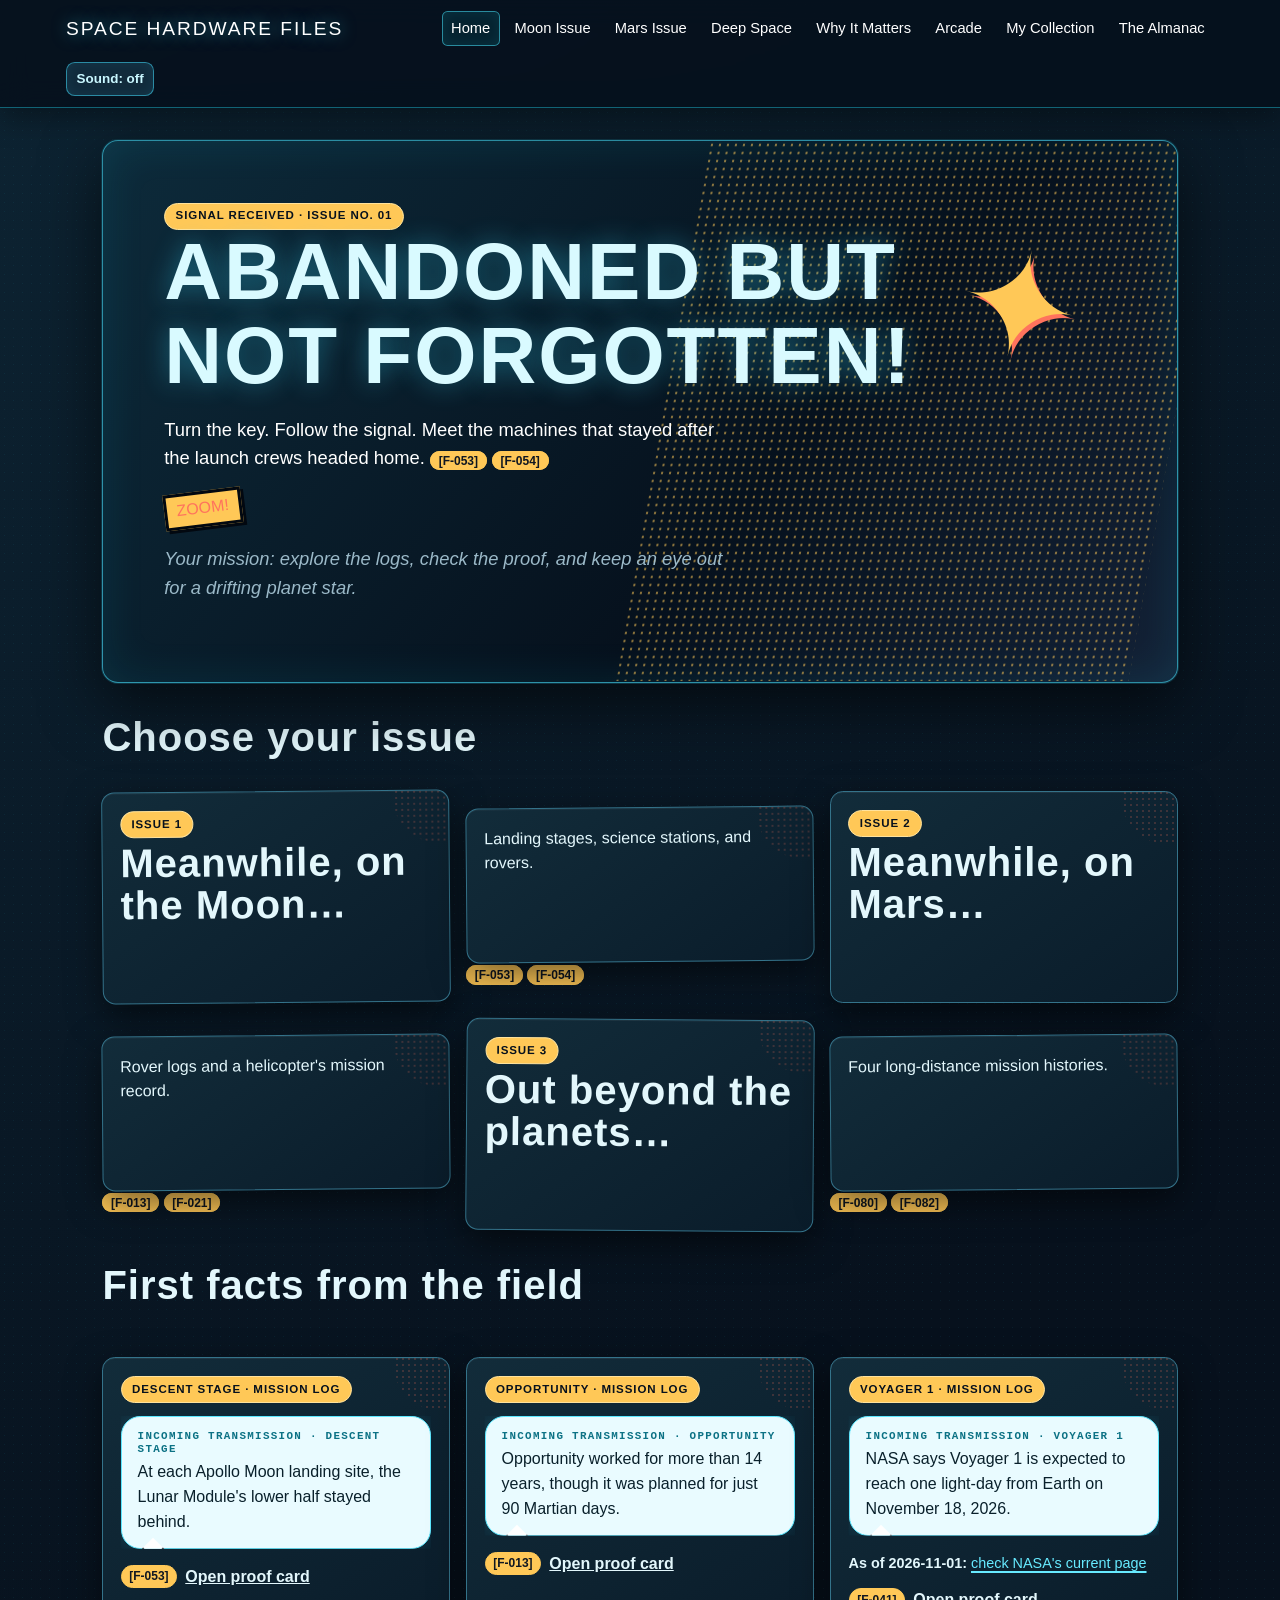
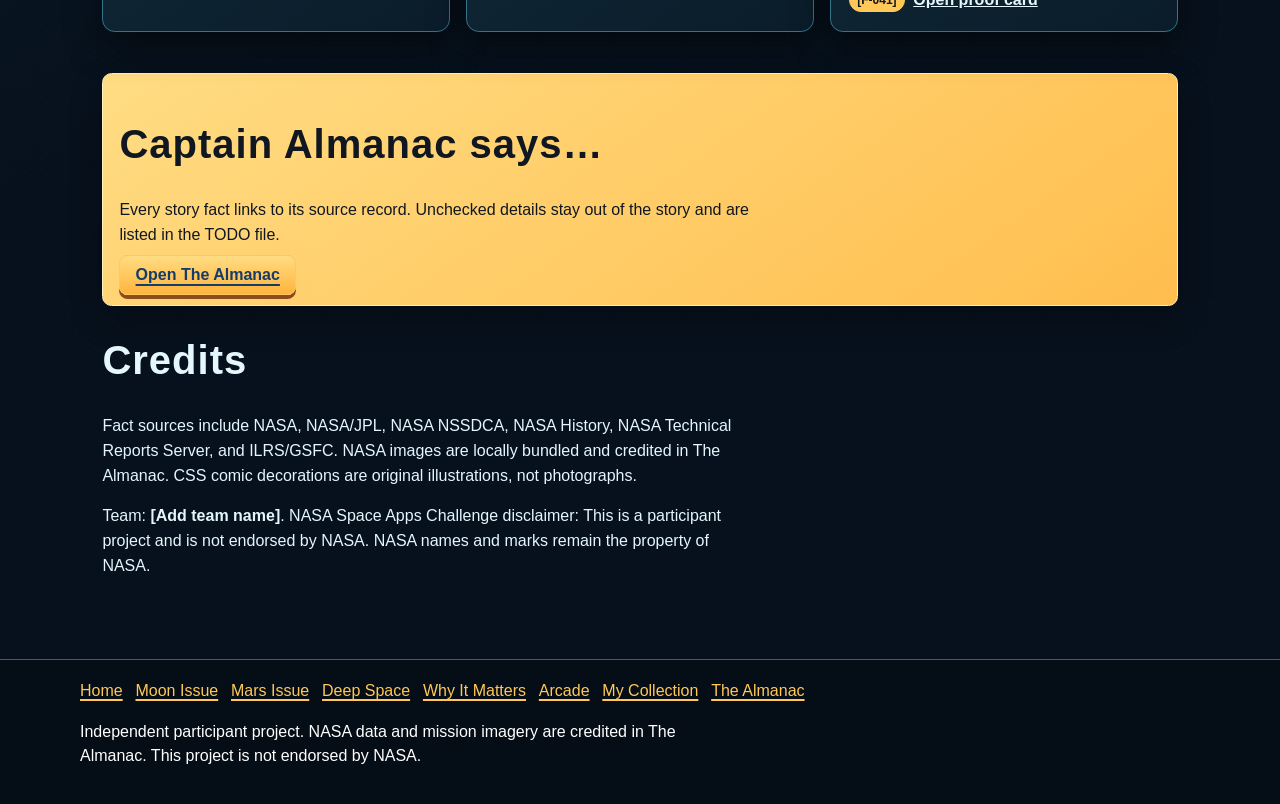
<file: index.html>
<!doctype html>
<html lang="en"><head><meta charset="utf-8"><meta name="viewport" content="width=device-width,initial-scale=1"><meta name="theme-color" content="#111a36"><meta name="description" content="Comic-style stories about real space hardware left behind on the Moon, Mars, and beyond."><title>Abandoned but Not Forgotten!</title><link rel="stylesheet" href="styles.css"><script type="module" src="js/app.js"></script></head><body data-page="home"><a class="skip-link" href="#main">Skip to story</a><header id="site-header"></header><main id="main" tabindex="-1"></main><footer id="site-footer"></footer></body></html>
</file>
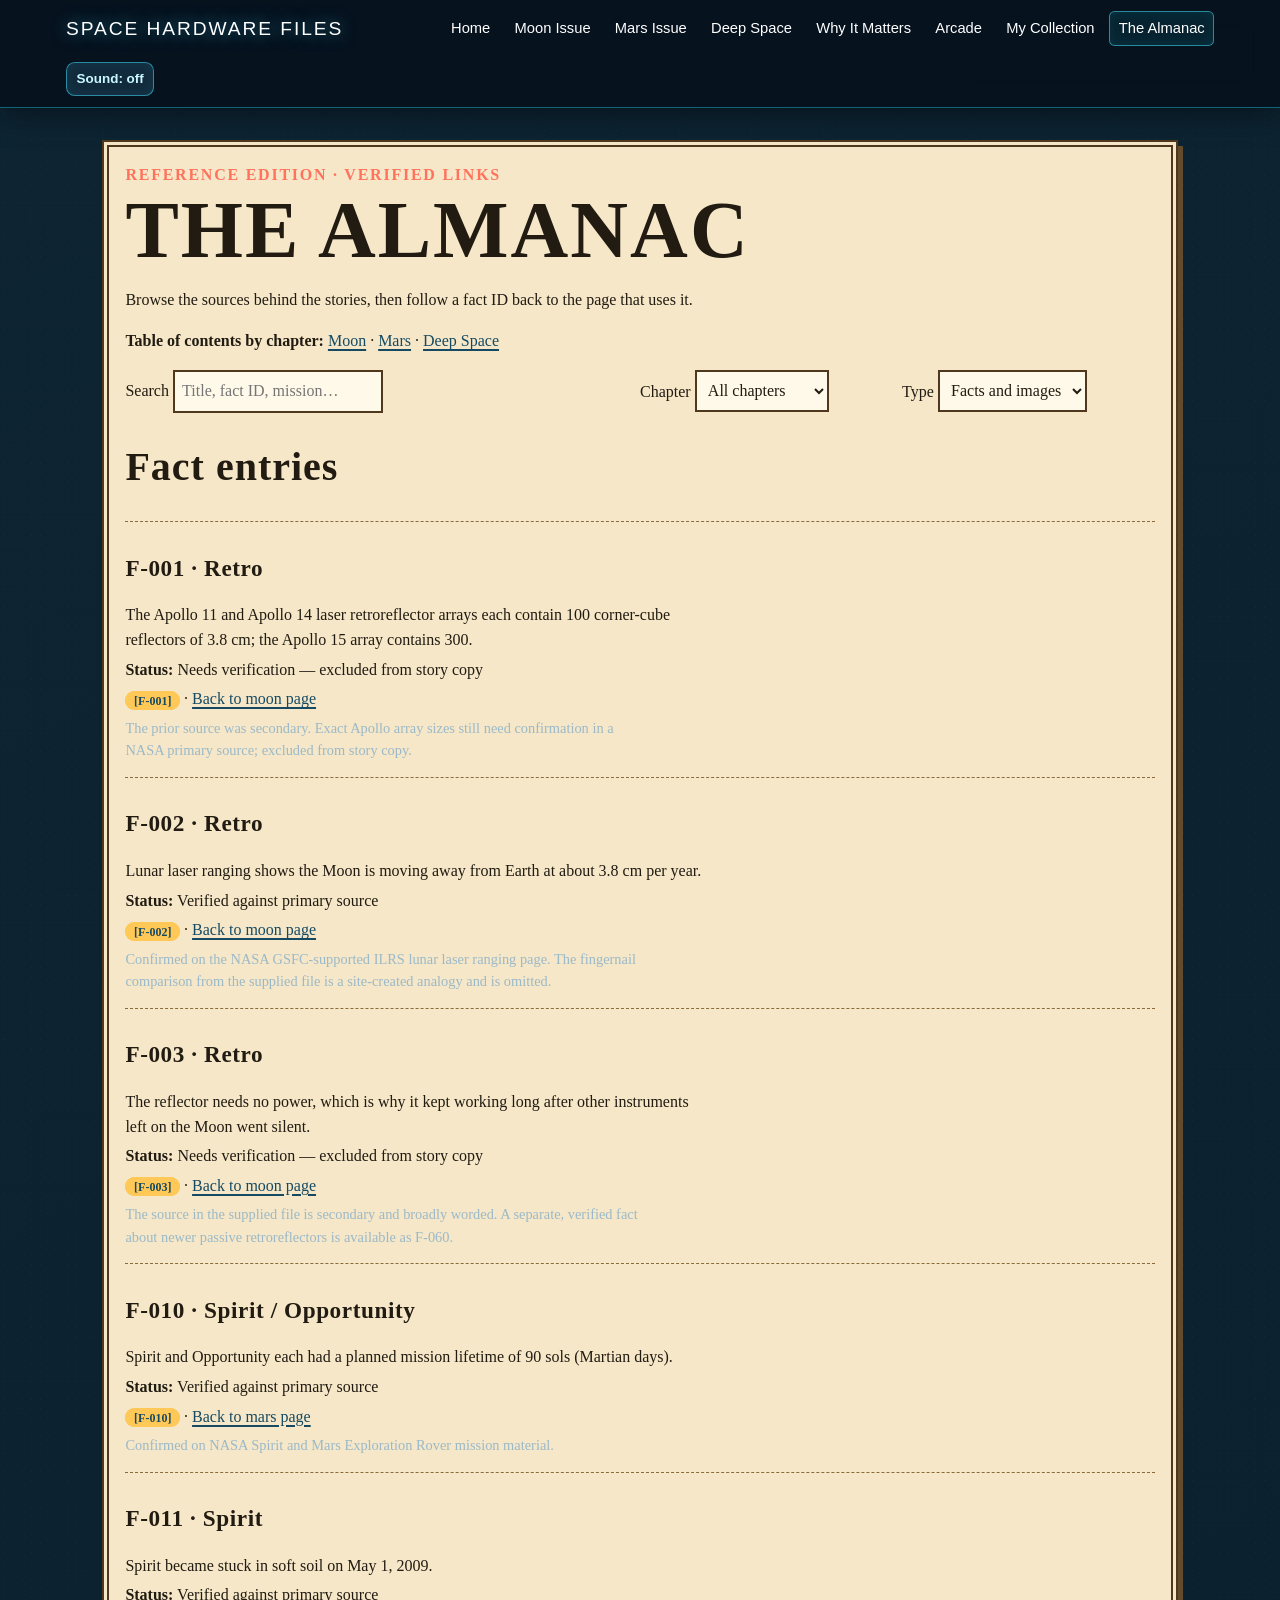
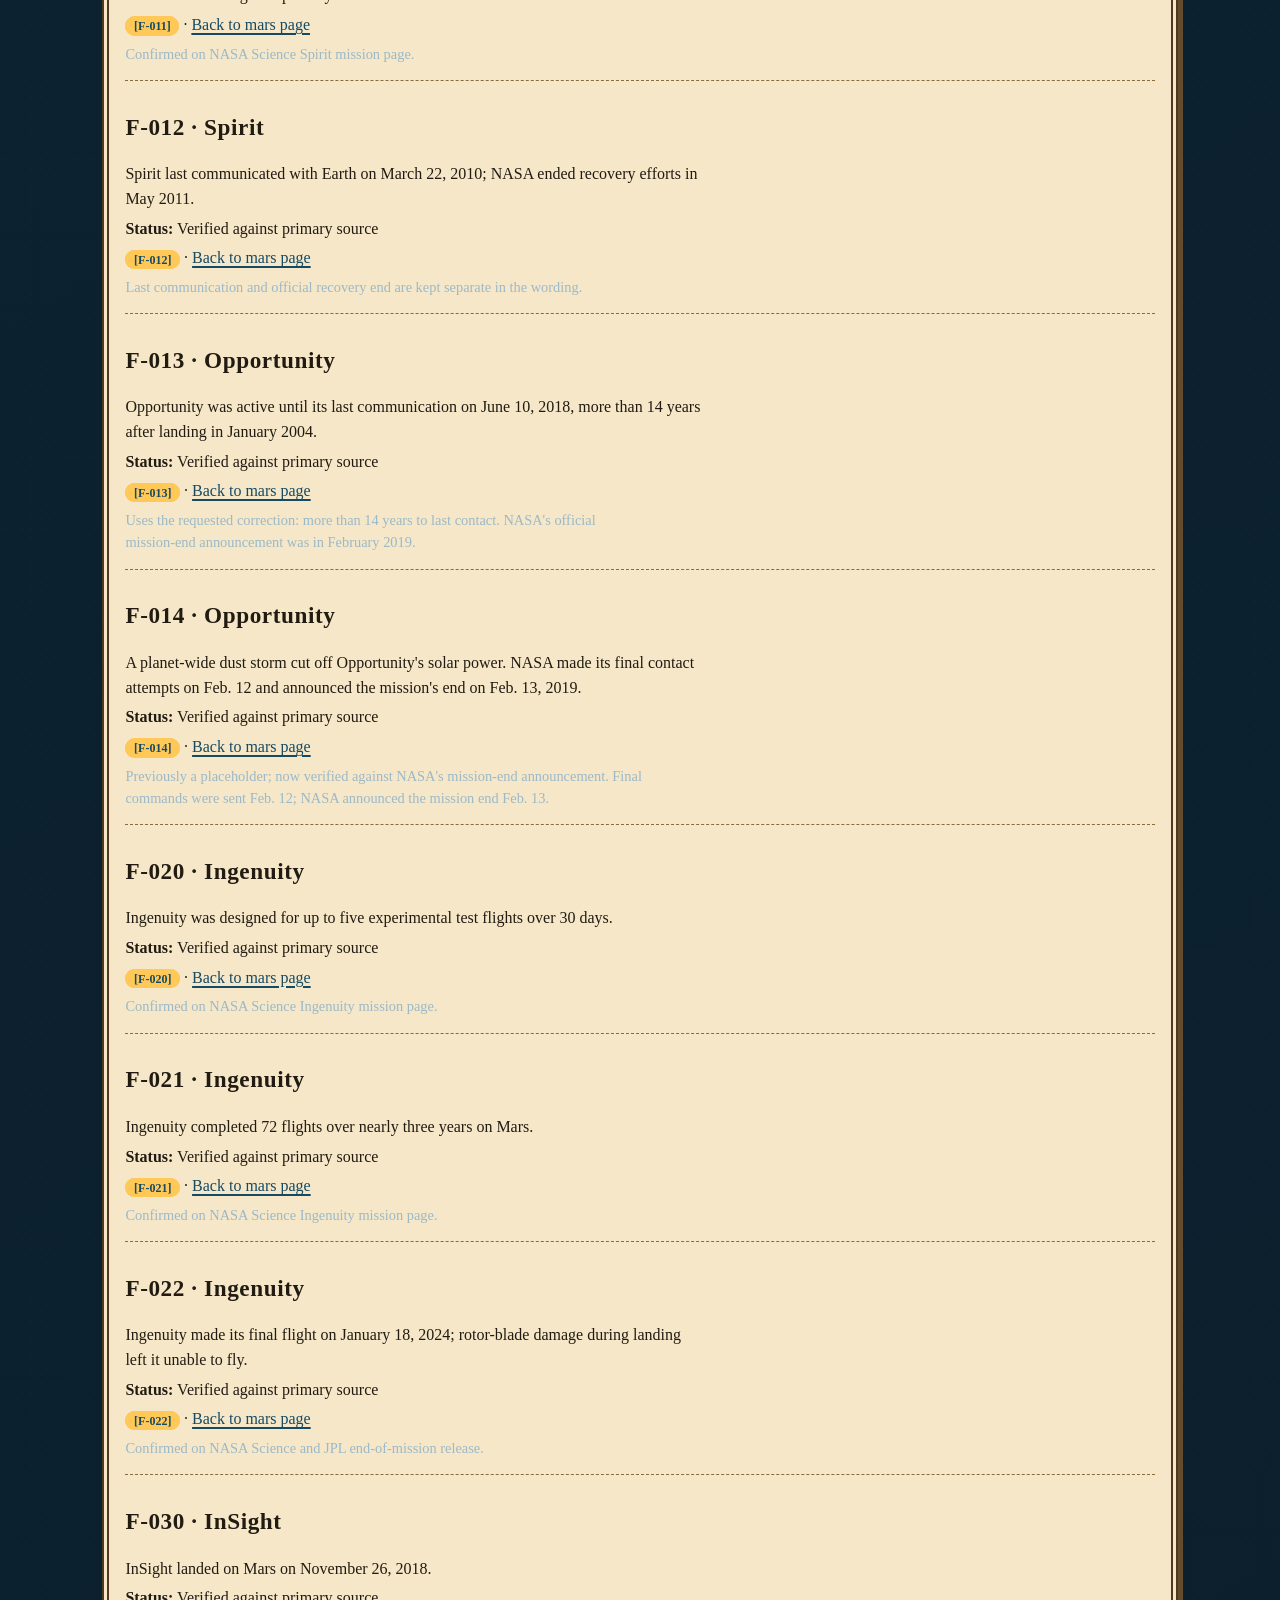
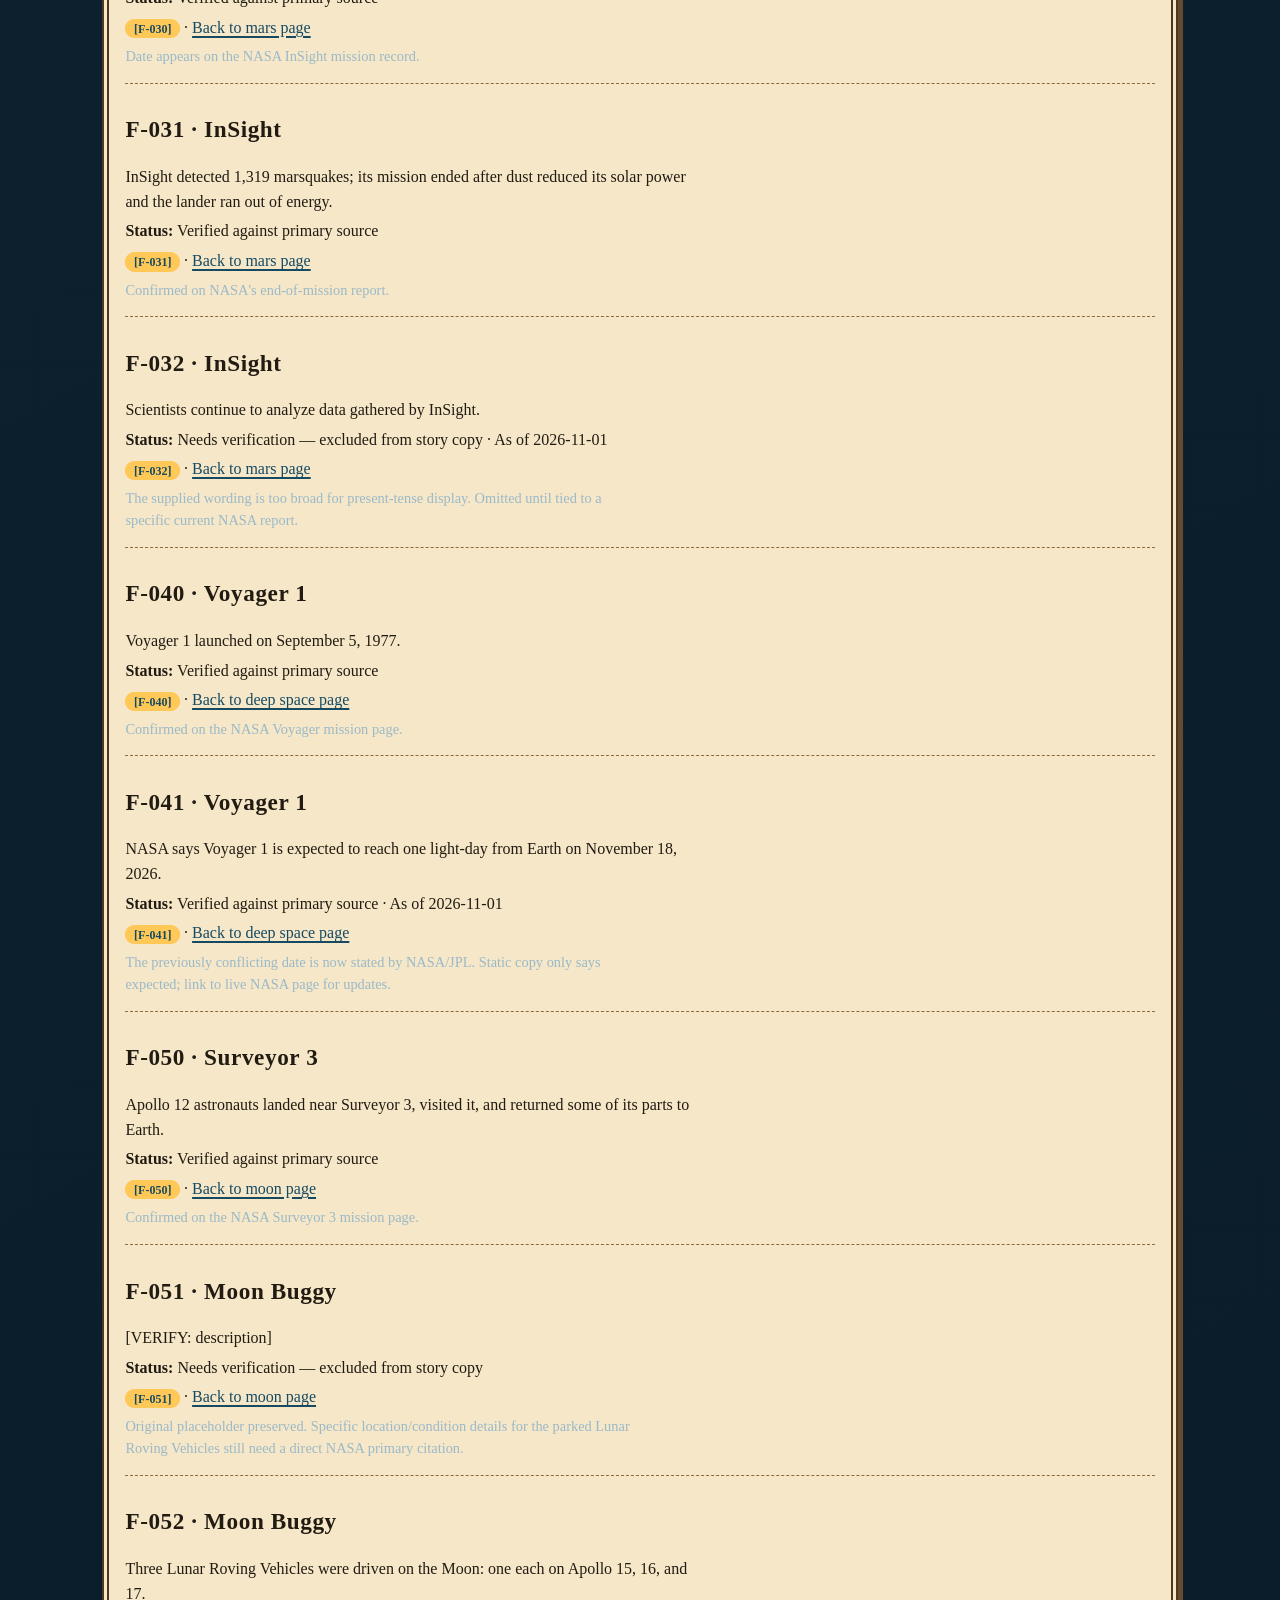
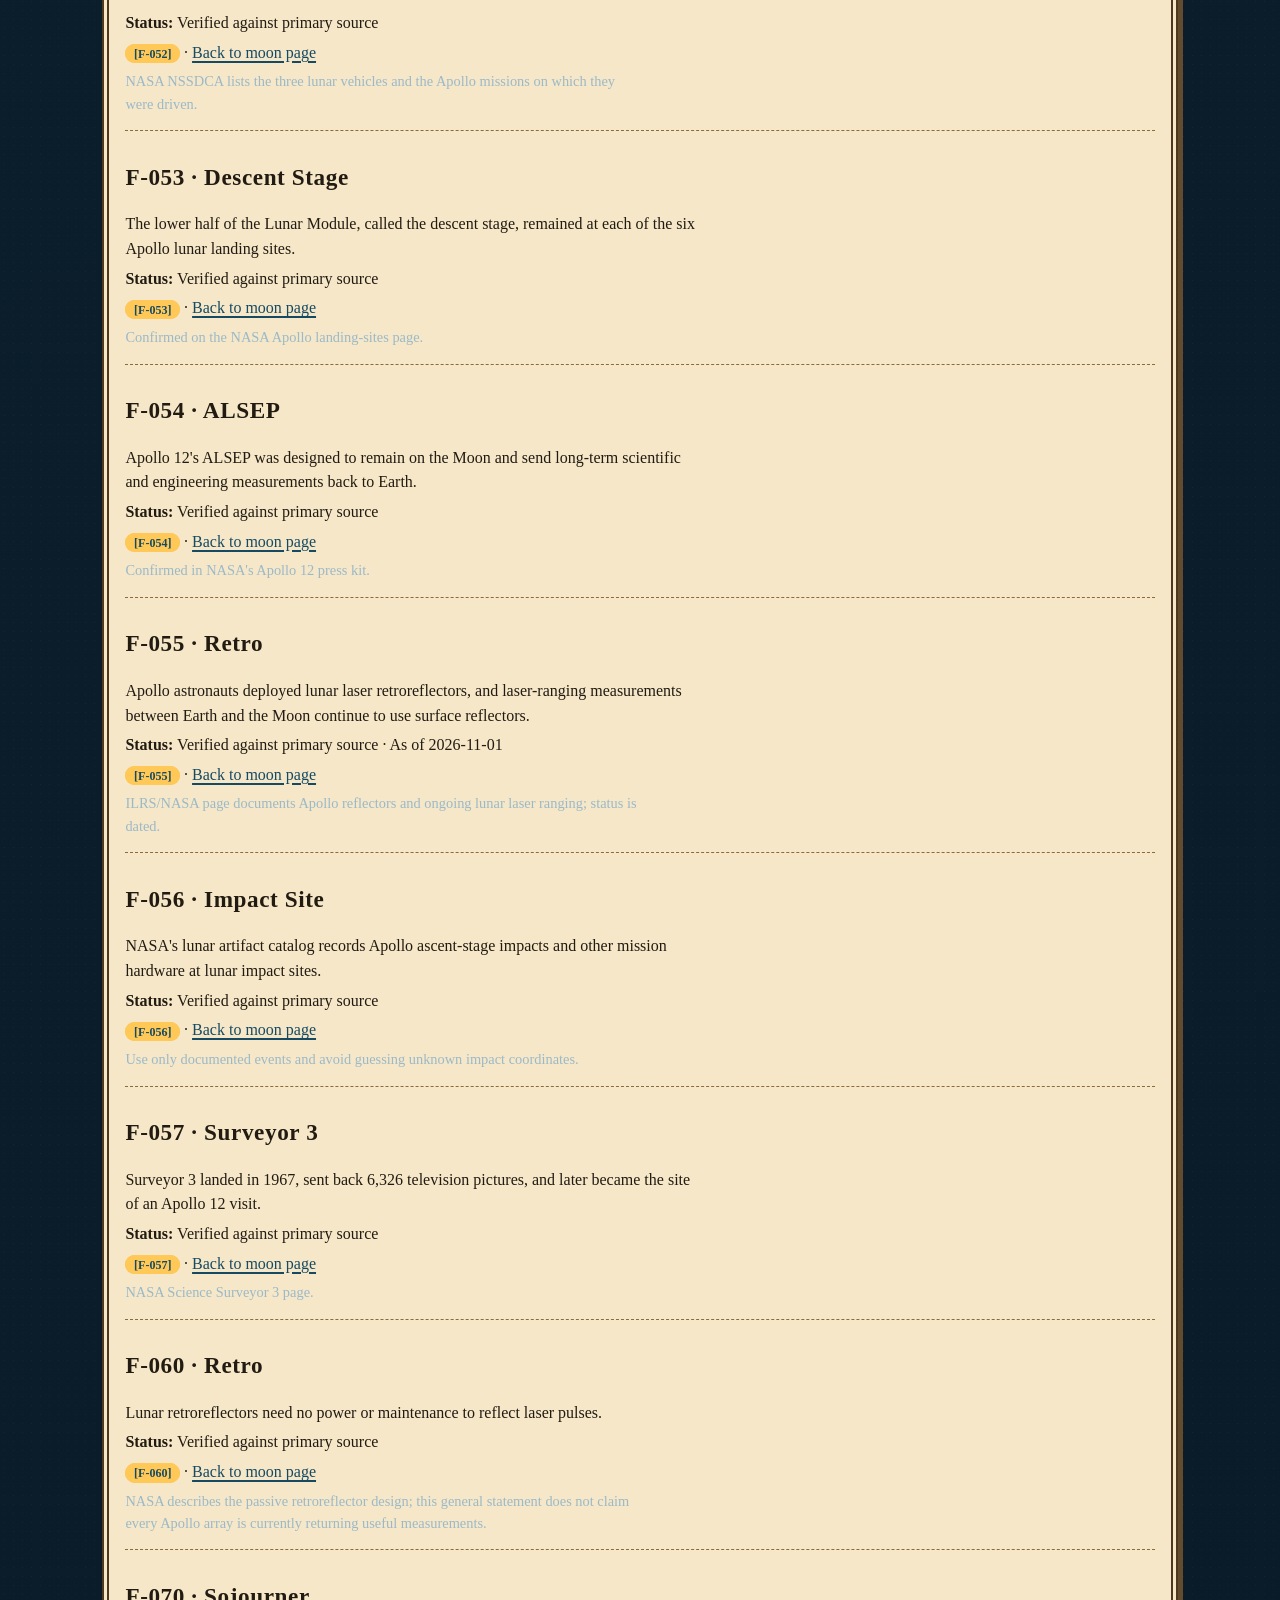
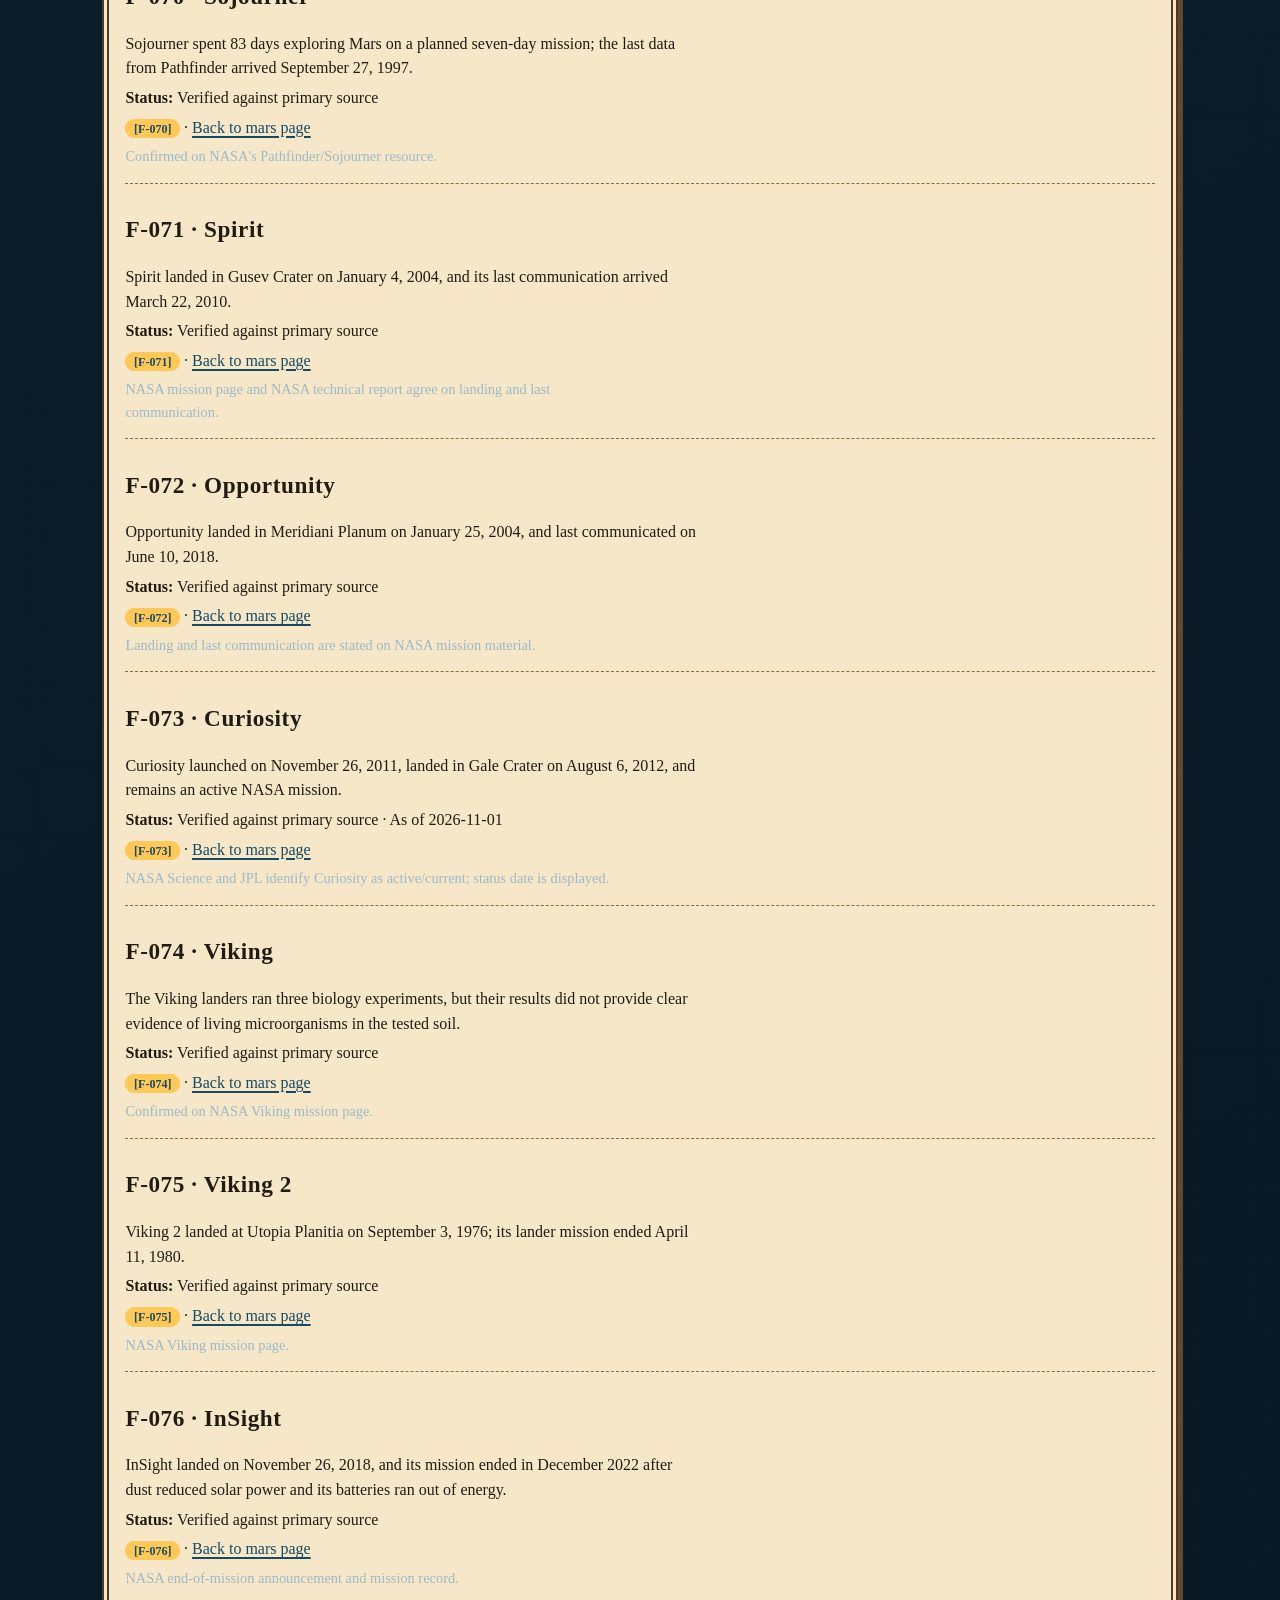
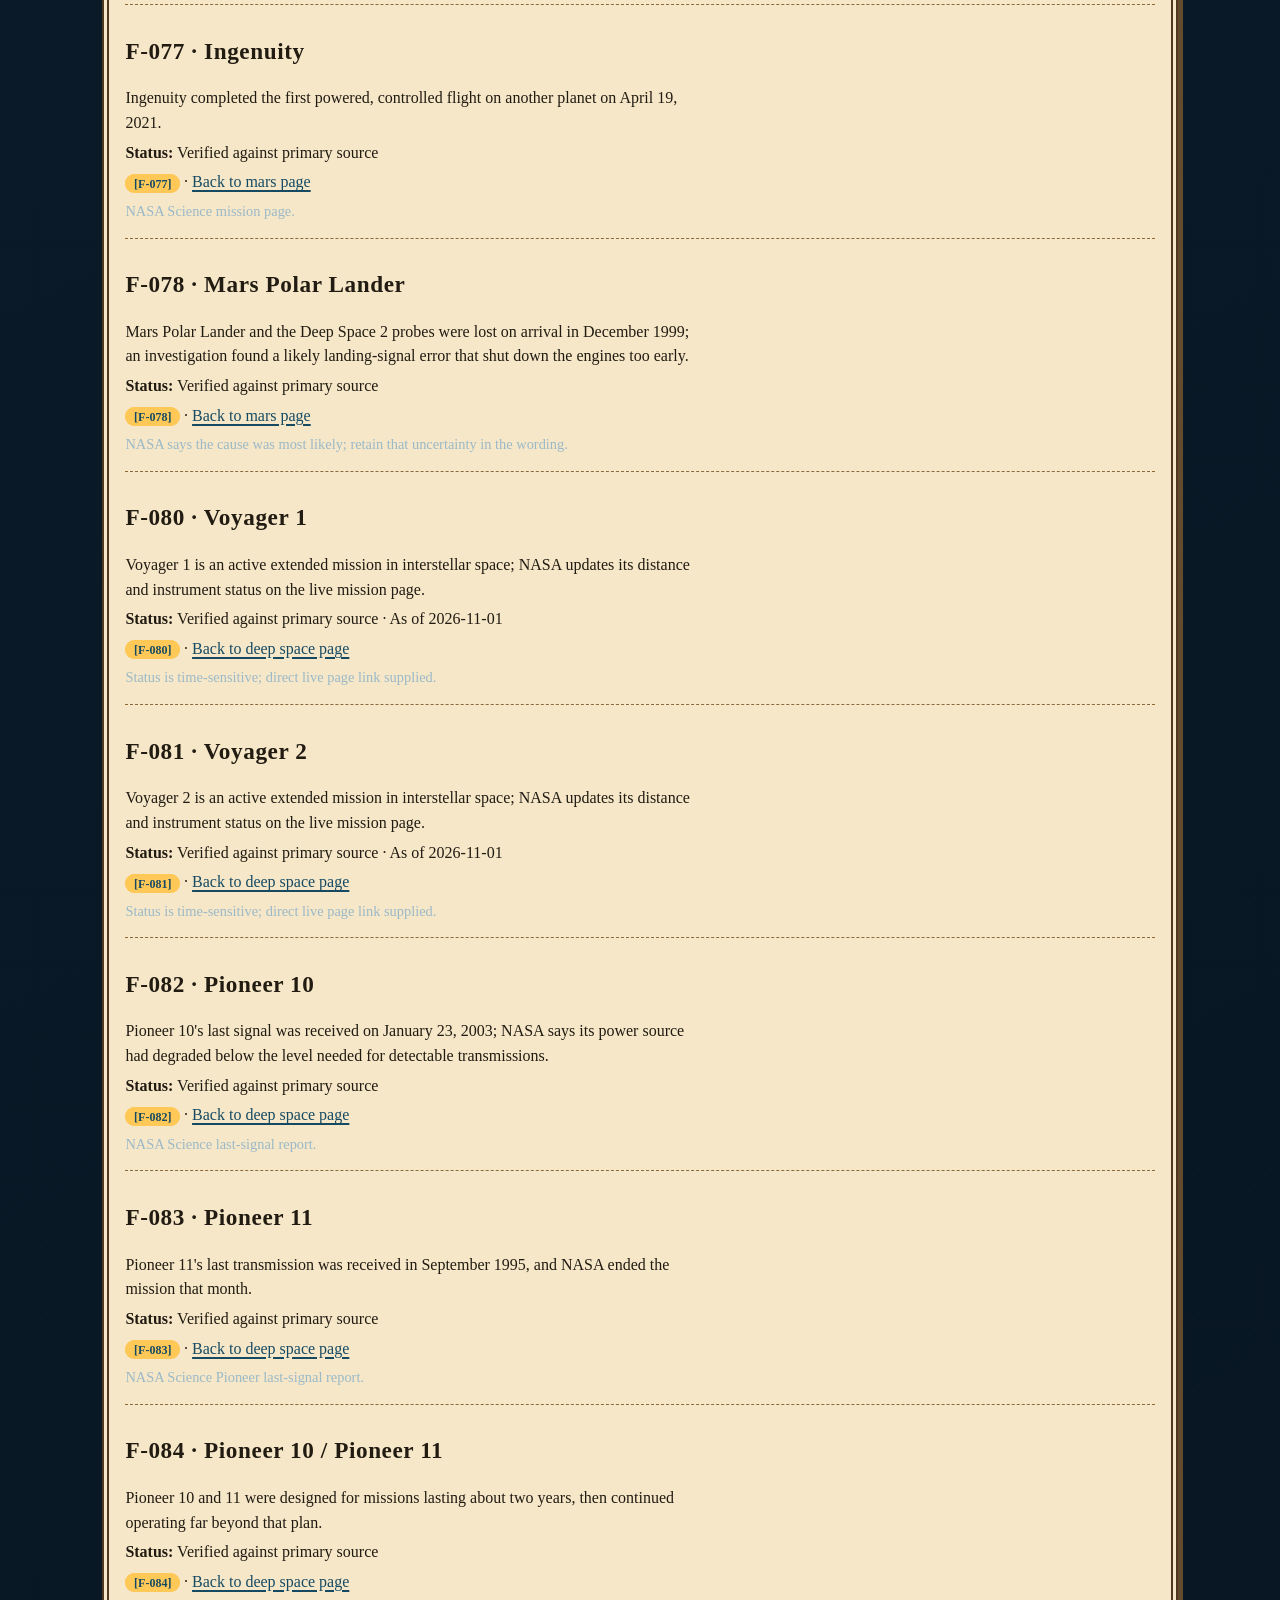
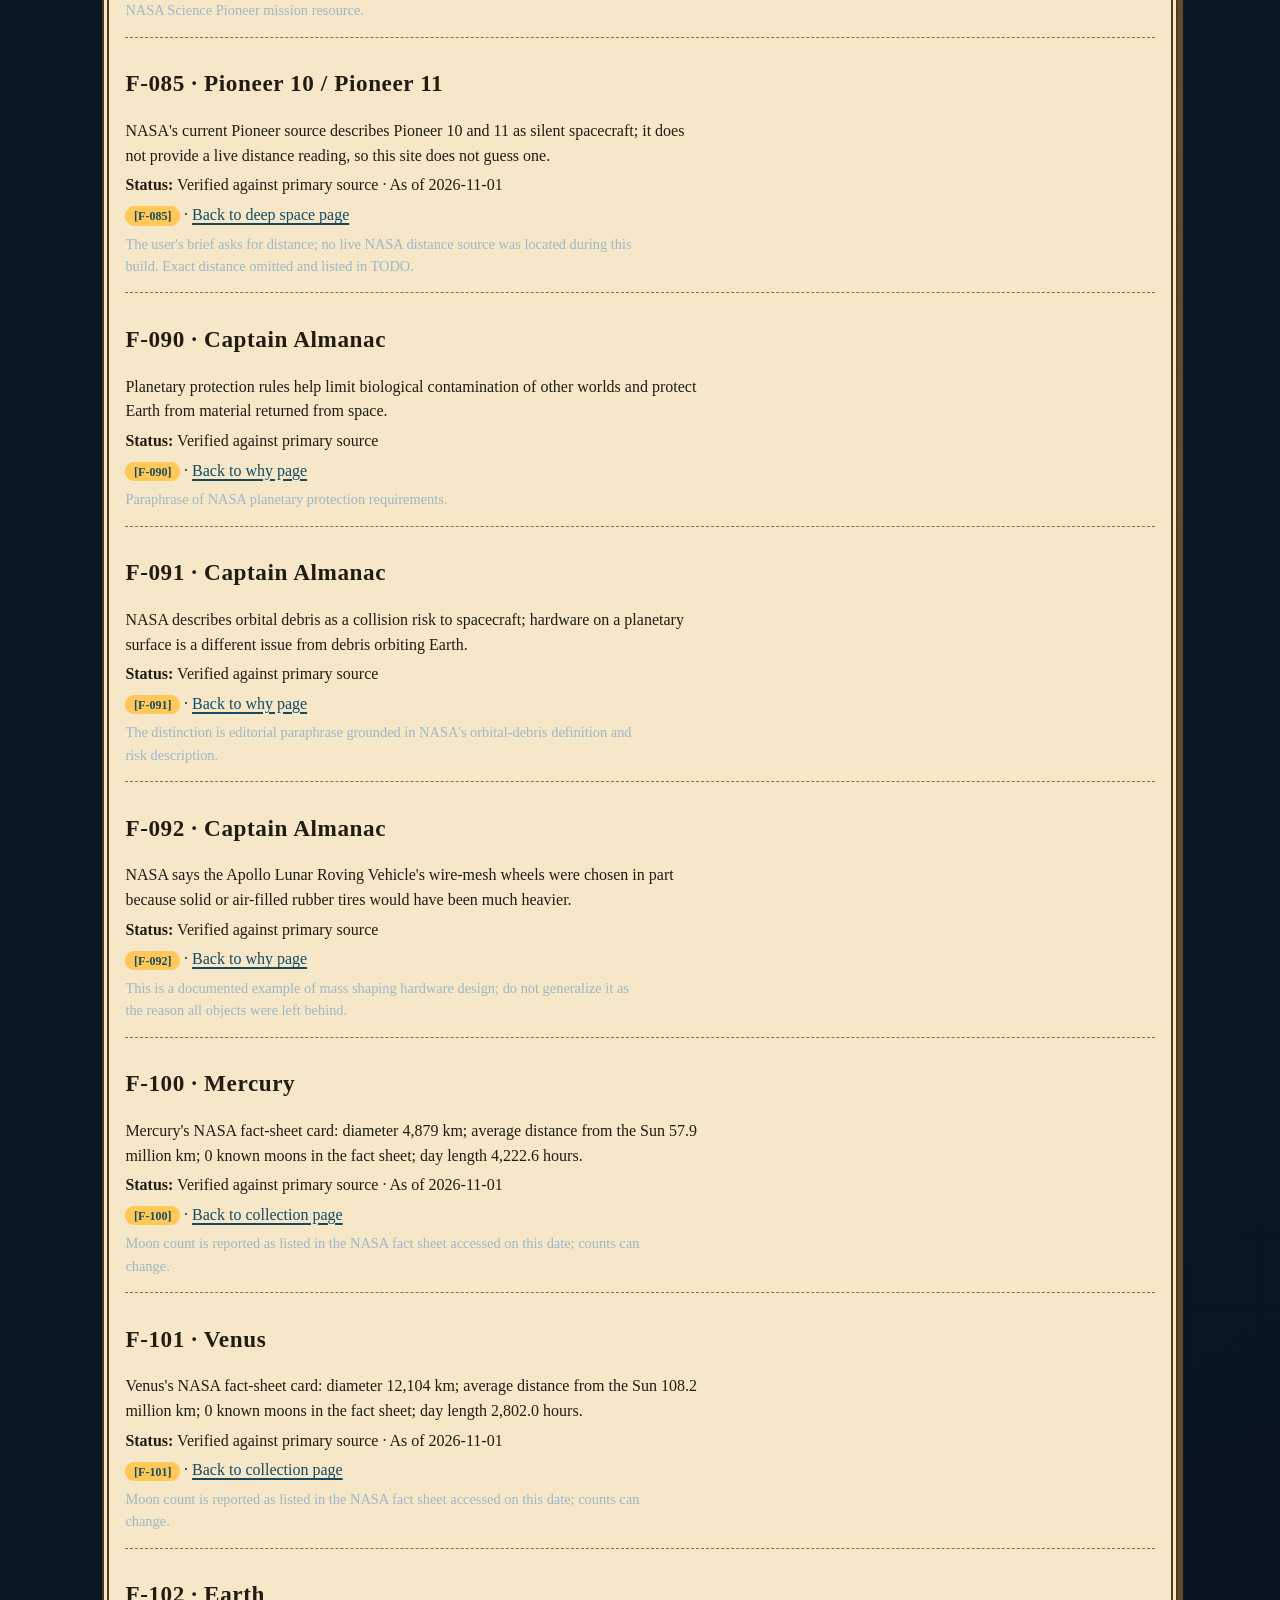
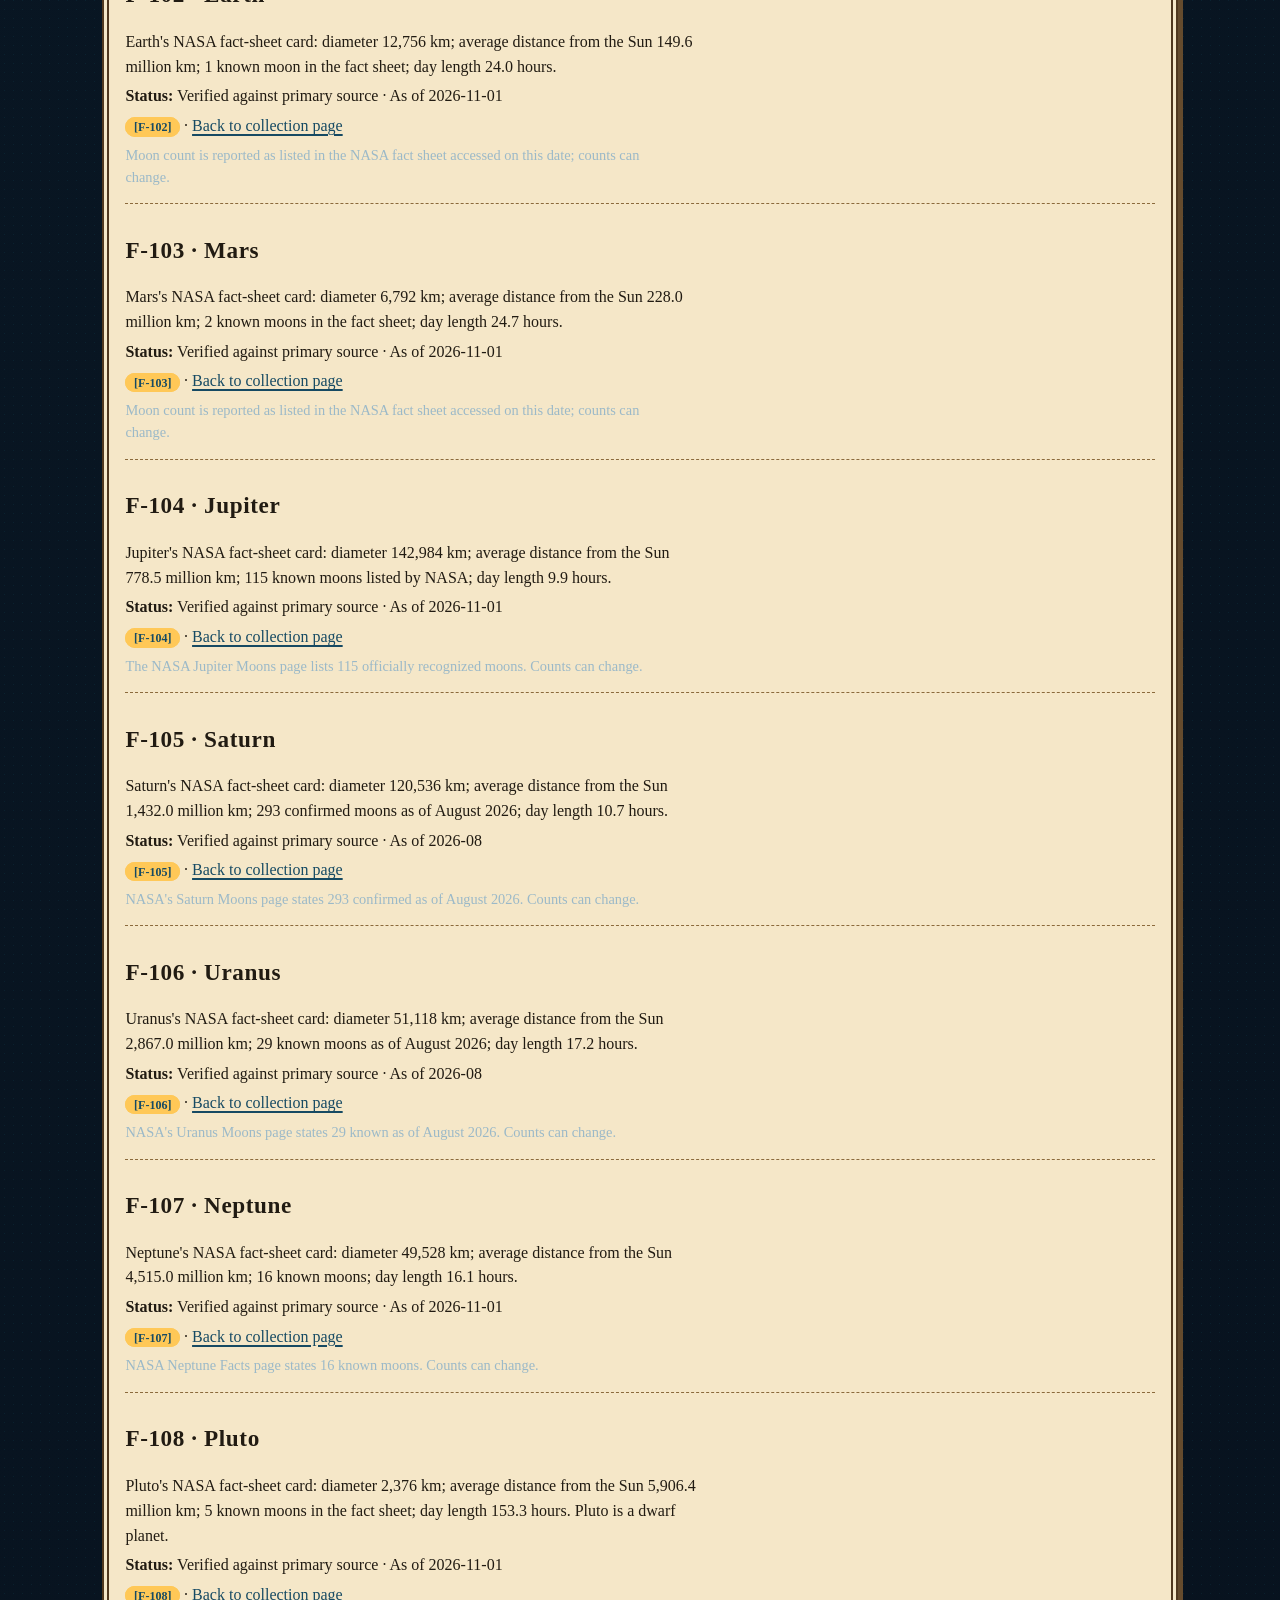
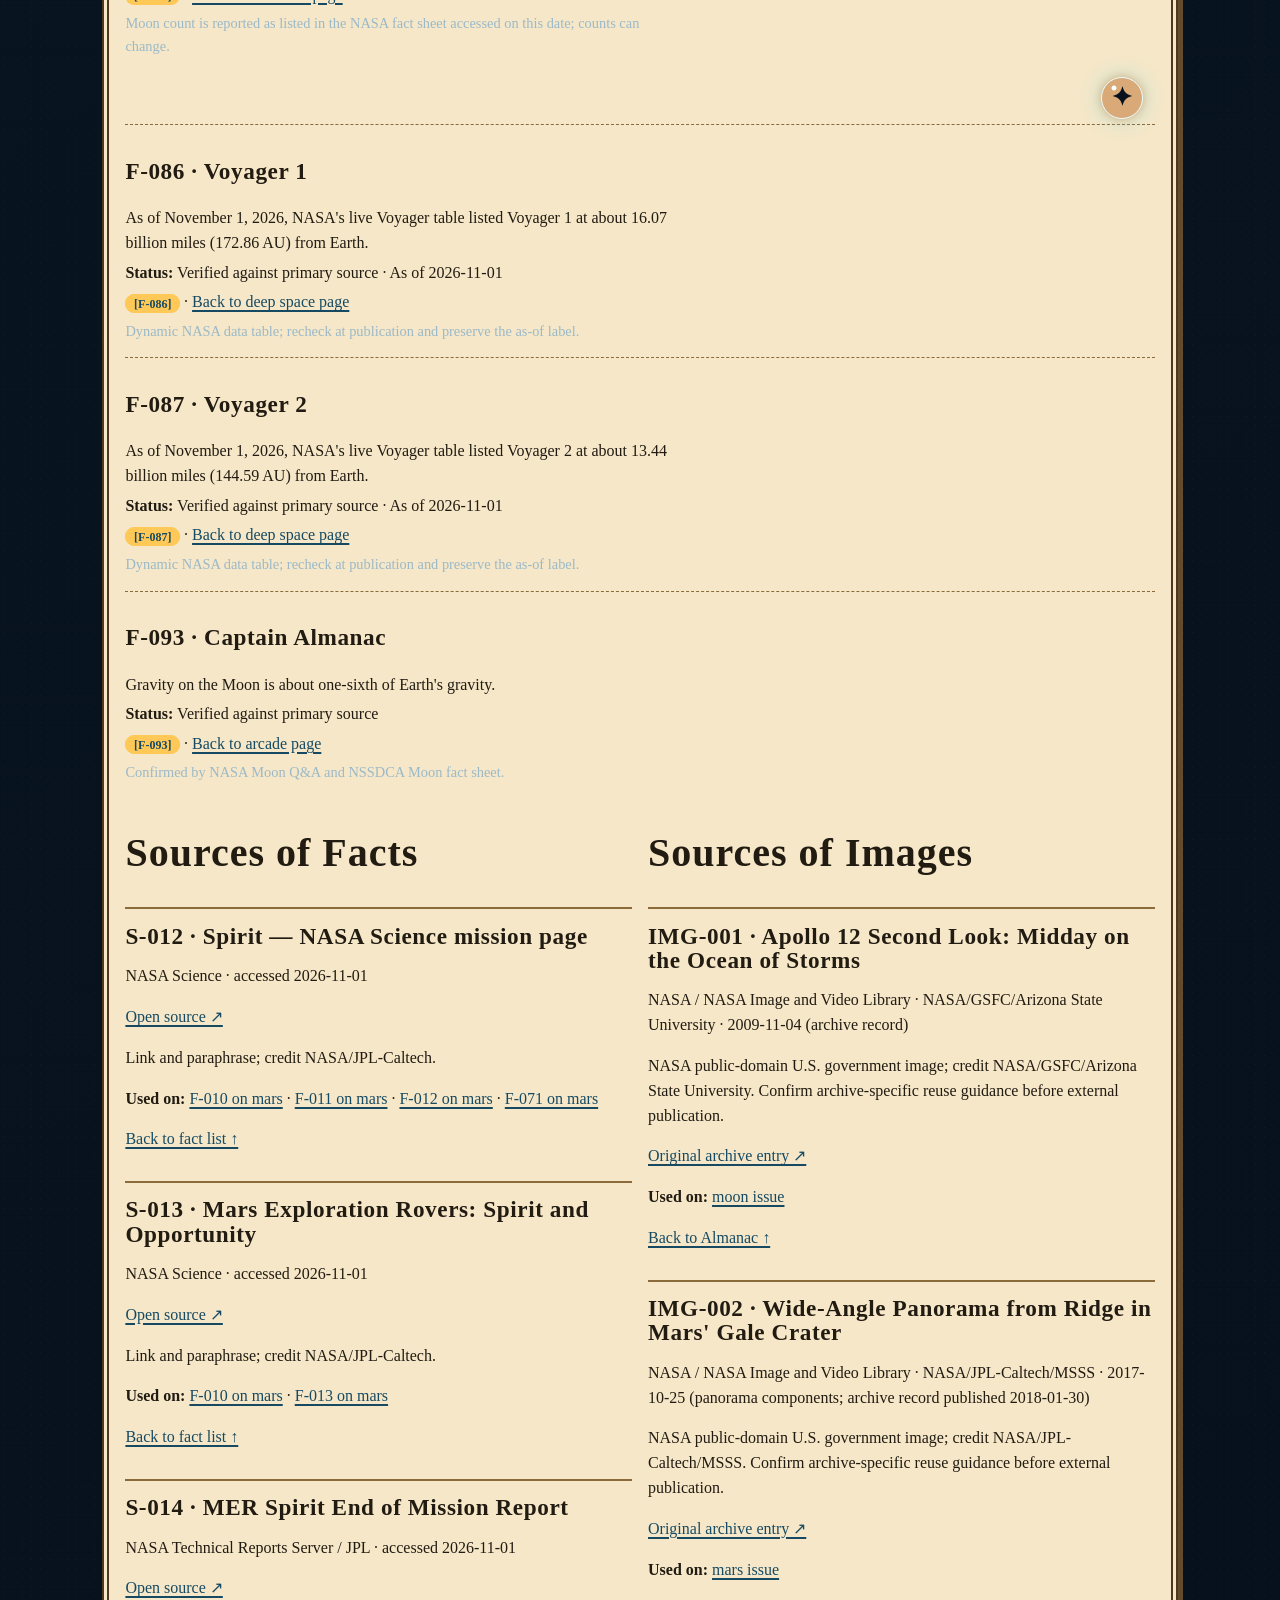
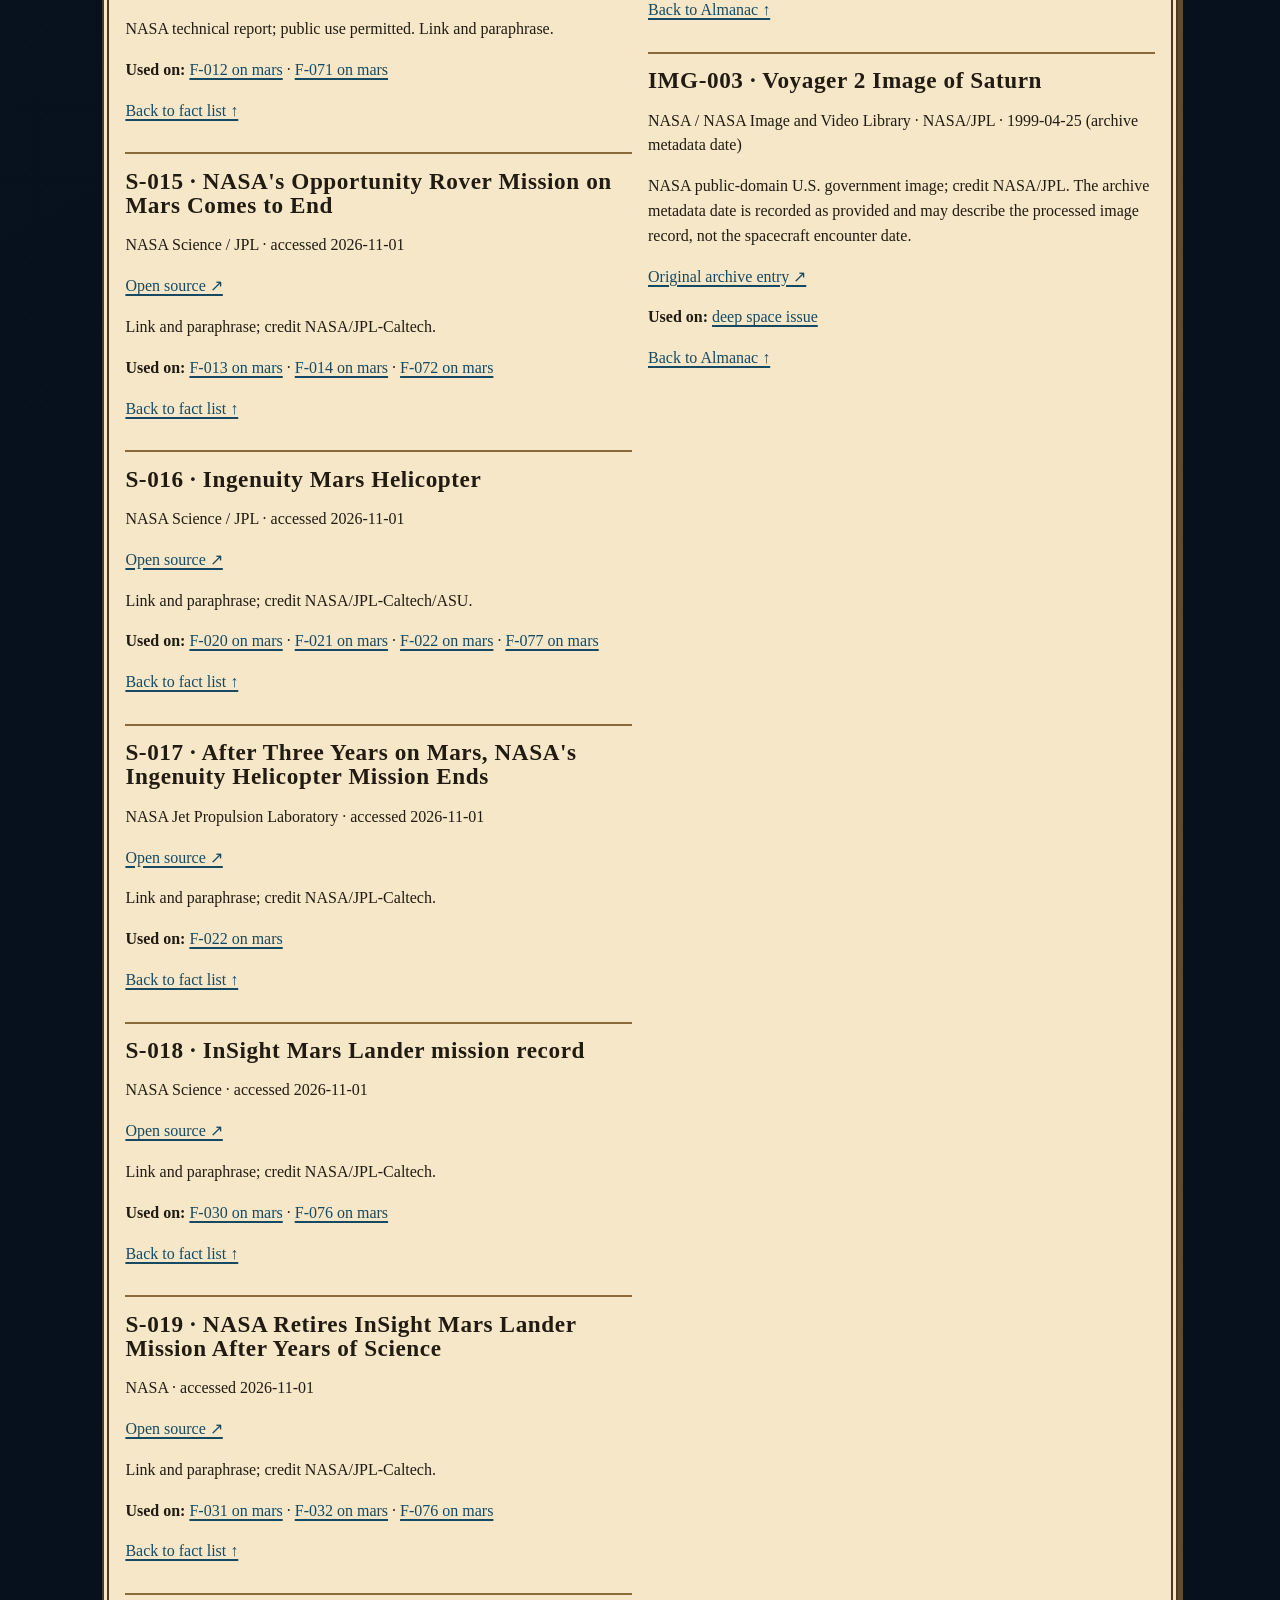
<file: almanac.html>
<!doctype html>
<html lang="en"><head><meta charset="utf-8"><meta name="viewport" content="width=device-width,initial-scale=1"><meta name="theme-color" content="#111a36"><title>The Almanac — Abandoned but Not Forgotten!</title><link rel="stylesheet" href="styles.css"><script type="module" src="js/app.js"></script></head><body data-page="almanac"><a class="skip-link" href="#main">Skip to bibliography</a><header id="site-header"></header><main id="main" tabindex="-1"></main><footer id="site-footer"></footer></body></html>
</file>
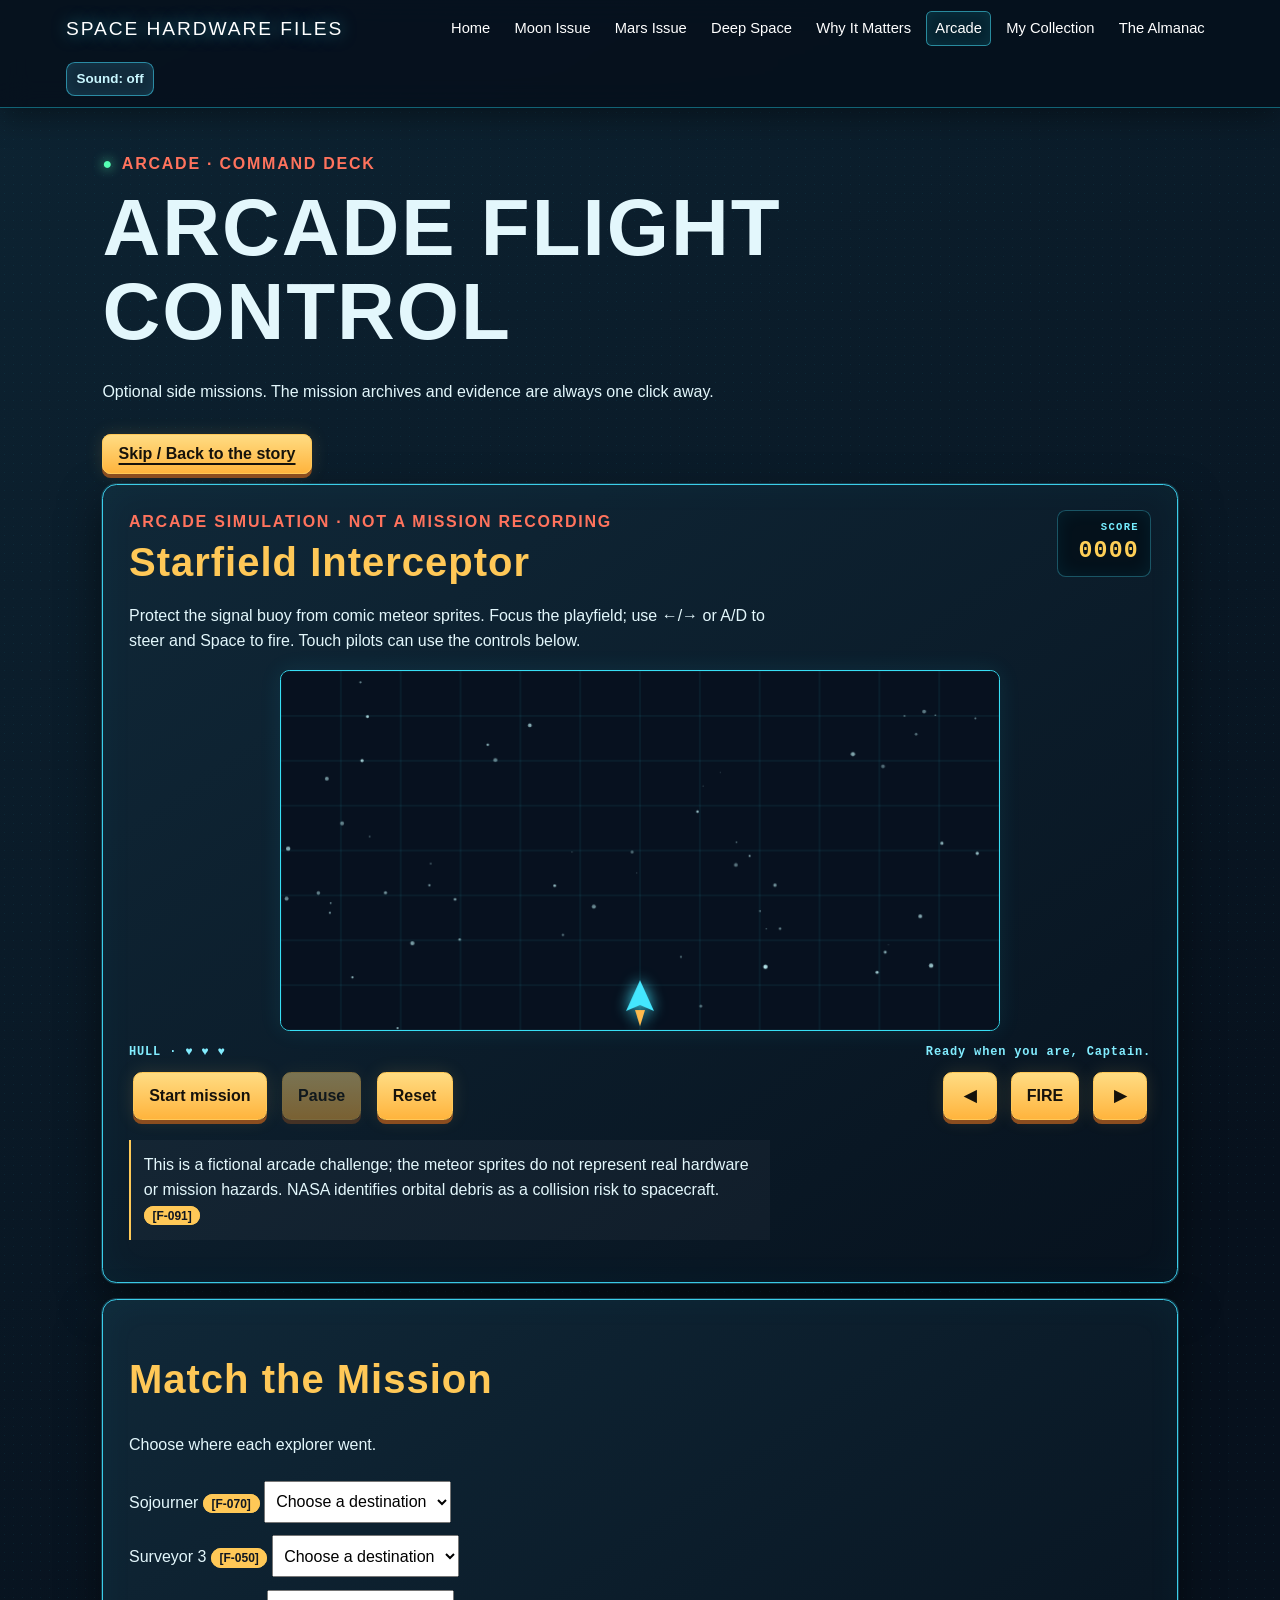
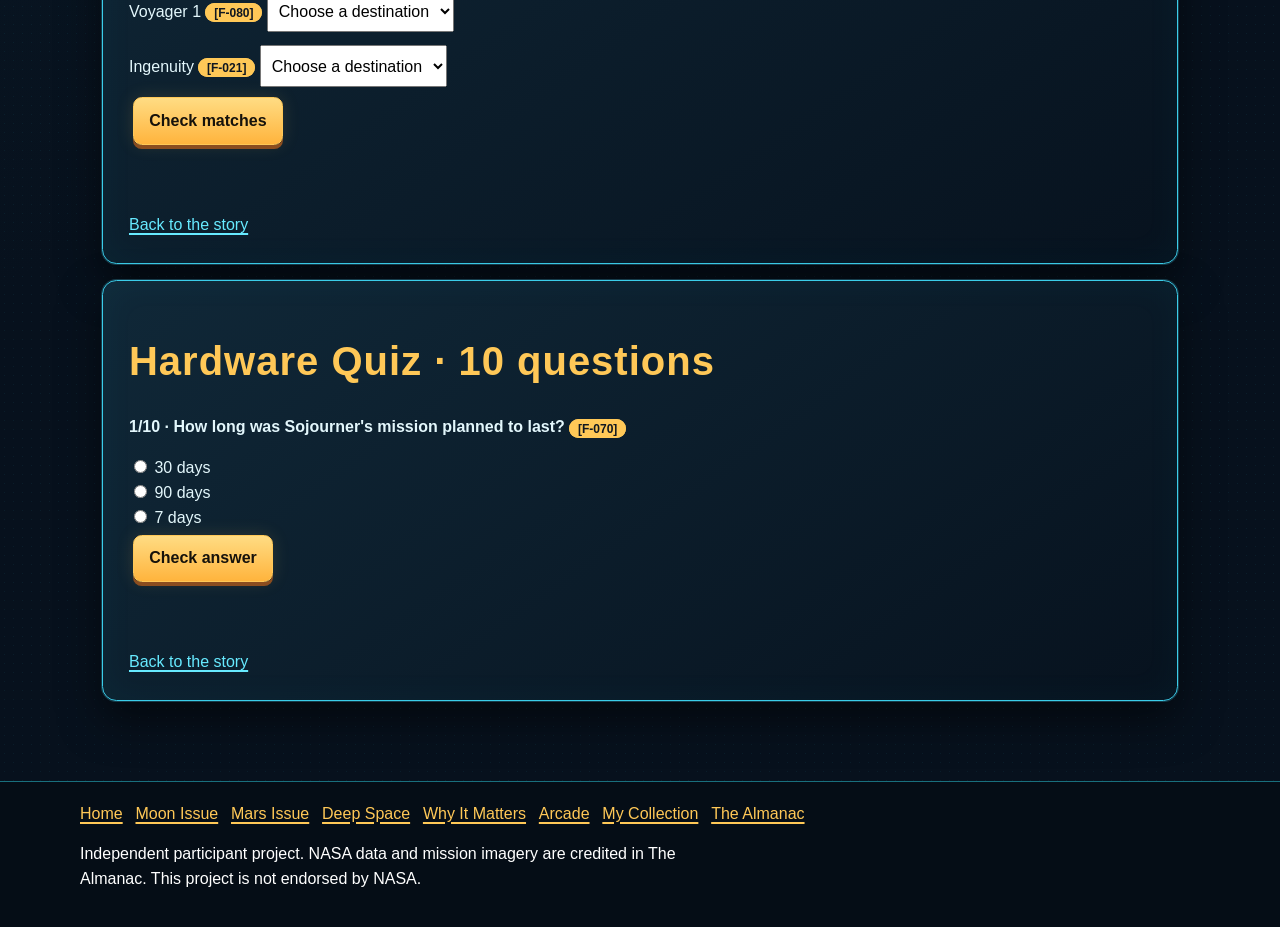
<file: arcade.html>
<!doctype html>
<html lang="en"><head><meta charset="utf-8"><meta name="viewport" content="width=device-width,initial-scale=1"><meta name="theme-color" content="#111a36"><title>Arcade — Abandoned but Not Forgotten!</title><link rel="stylesheet" href="styles.css"><script type="module" src="js/app.js"></script></head><body data-page="arcade"><a class="skip-link" href="#main">Skip to games</a><header id="site-header"></header><main id="main" tabindex="-1"></main><footer id="site-footer"></footer></body></html>
</file>
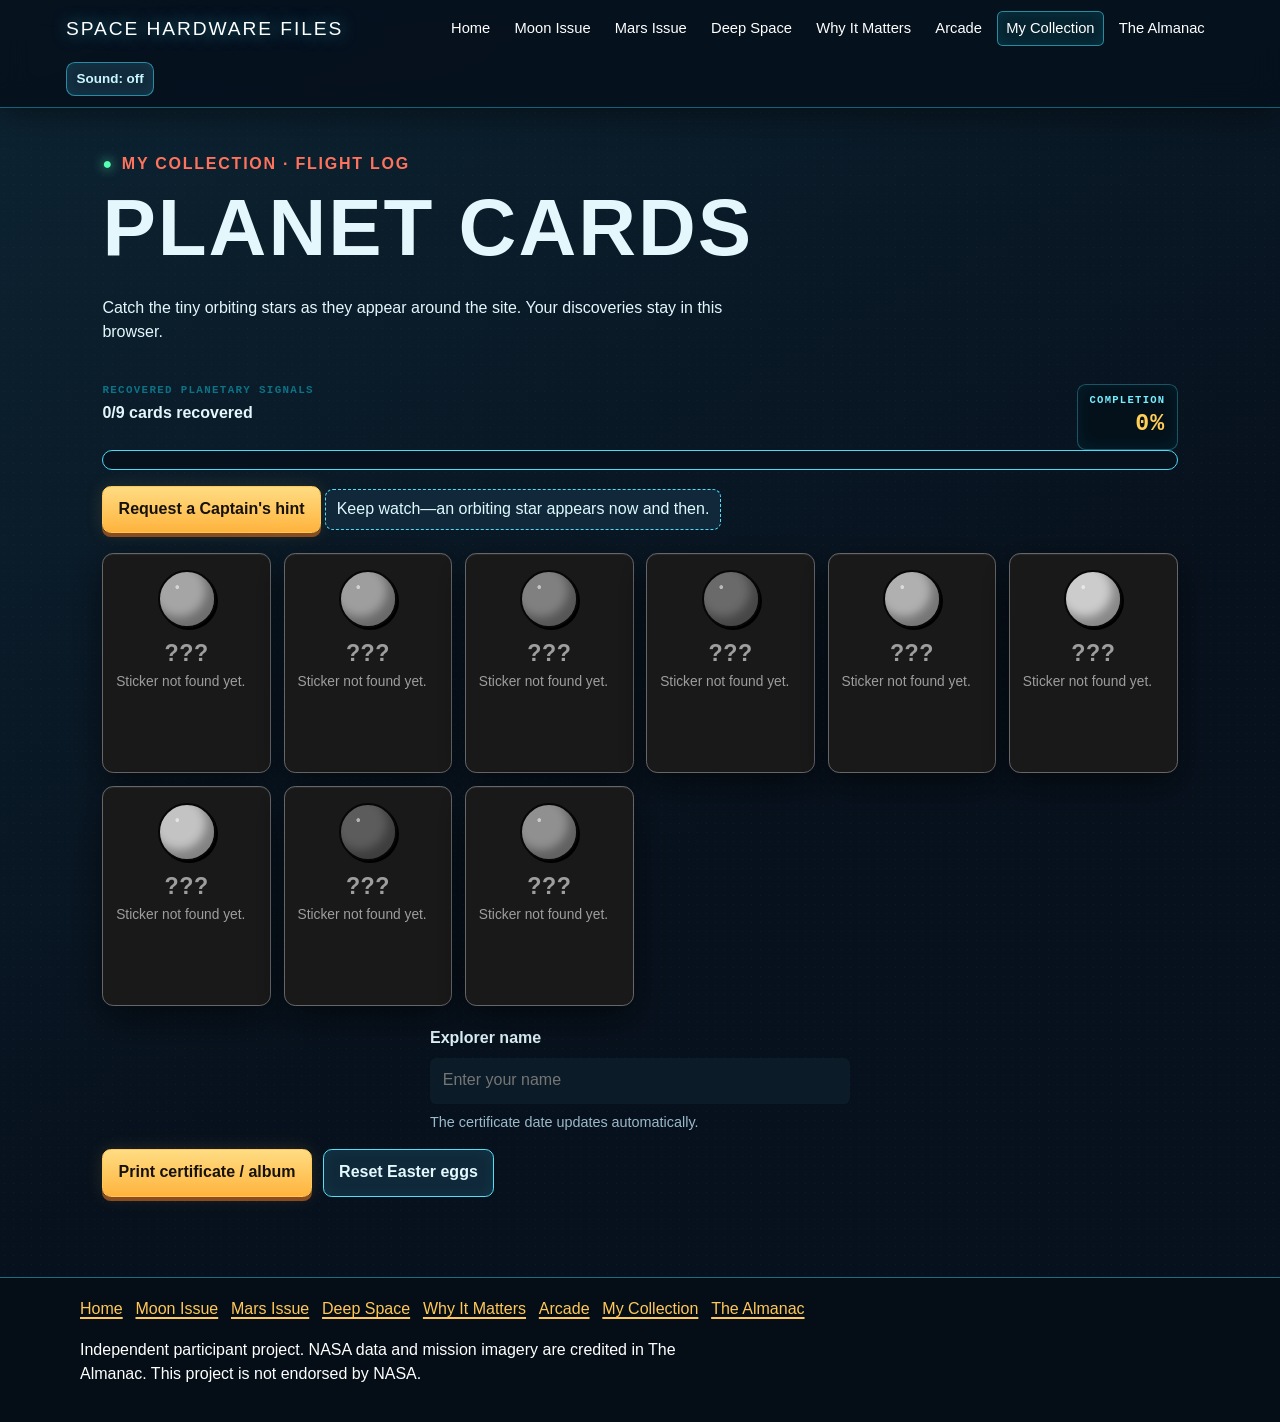
<file: collection.html>
<!doctype html>
<html lang="en"><head><meta charset="utf-8"><meta name="viewport" content="width=device-width,initial-scale=1"><meta name="theme-color" content="#111a36"><title>My Collection — Abandoned but Not Forgotten!</title><link rel="stylesheet" href="styles.css"><script type="module" src="js/app.js"></script></head><body data-page="collection"><a class="skip-link" href="#main">Skip to album</a><header id="site-header"></header><main id="main" tabindex="-1"></main><footer id="site-footer"></footer></body></html>
</file>
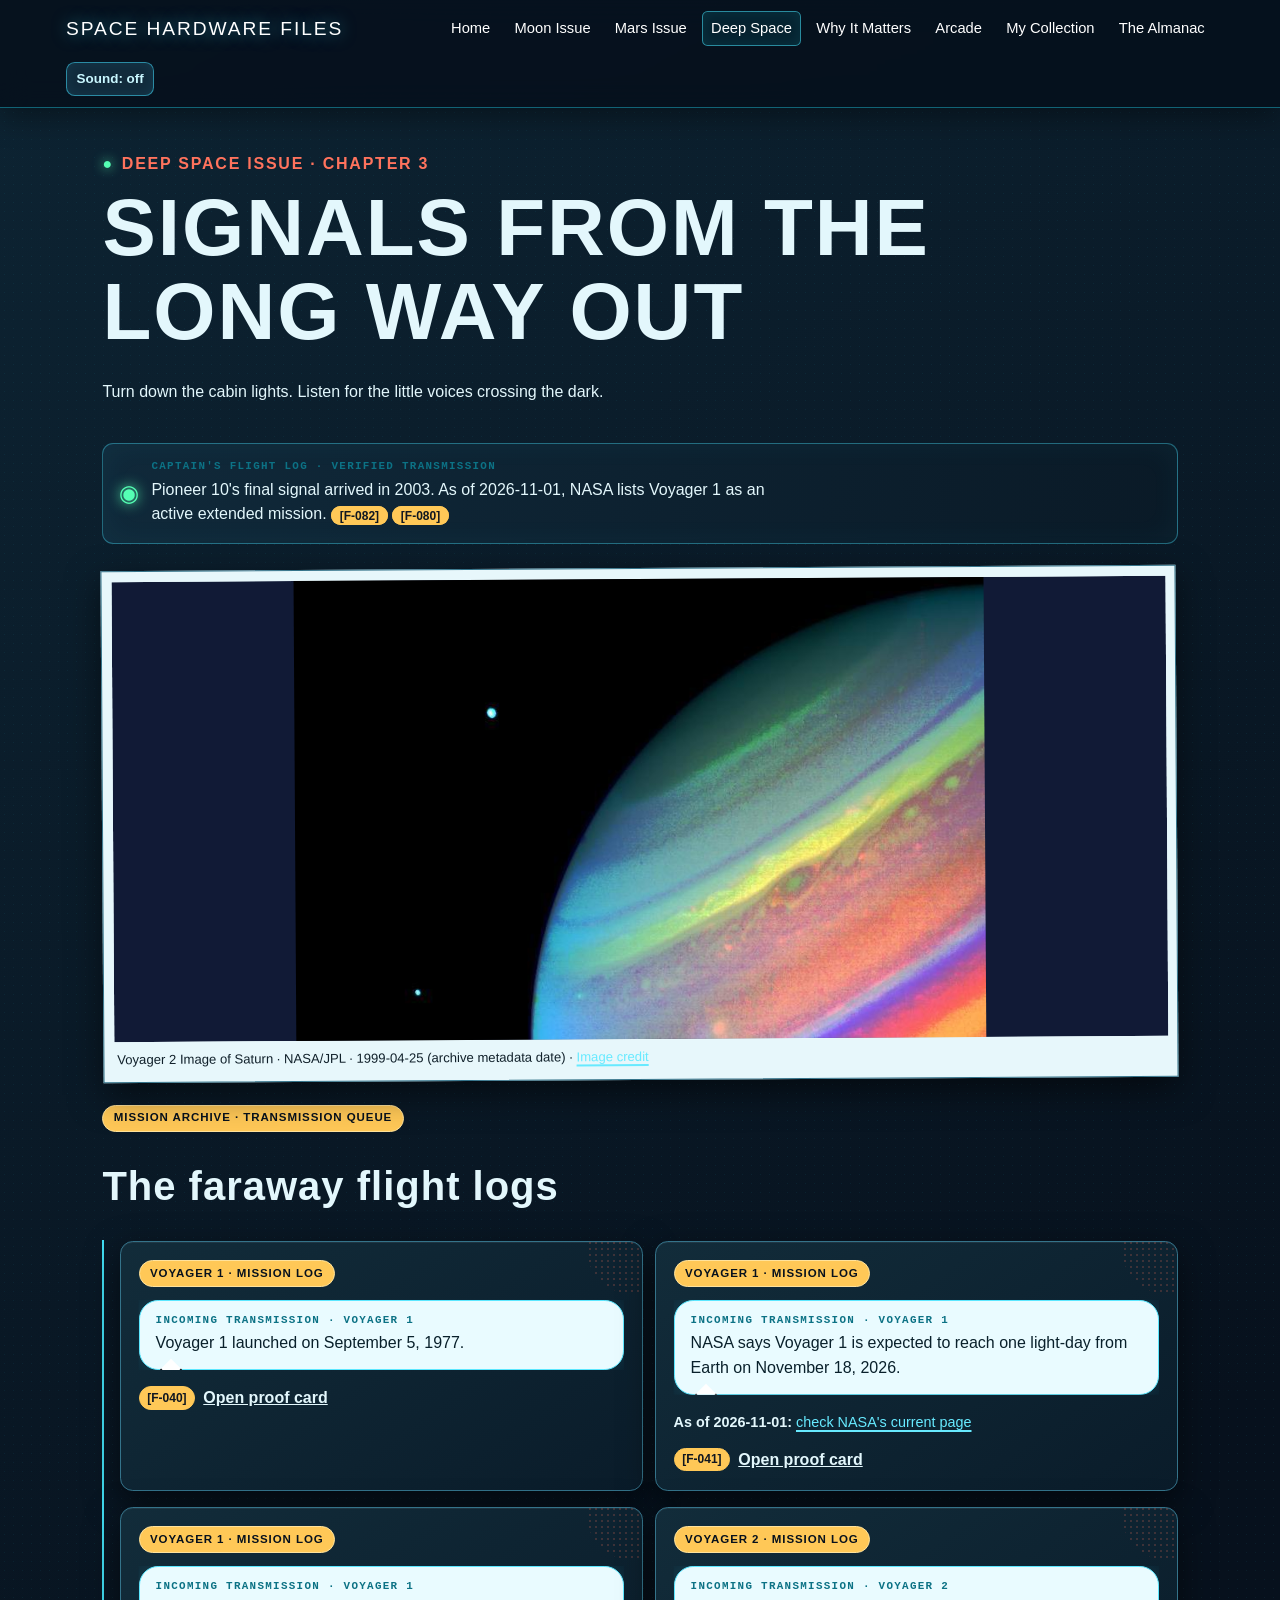
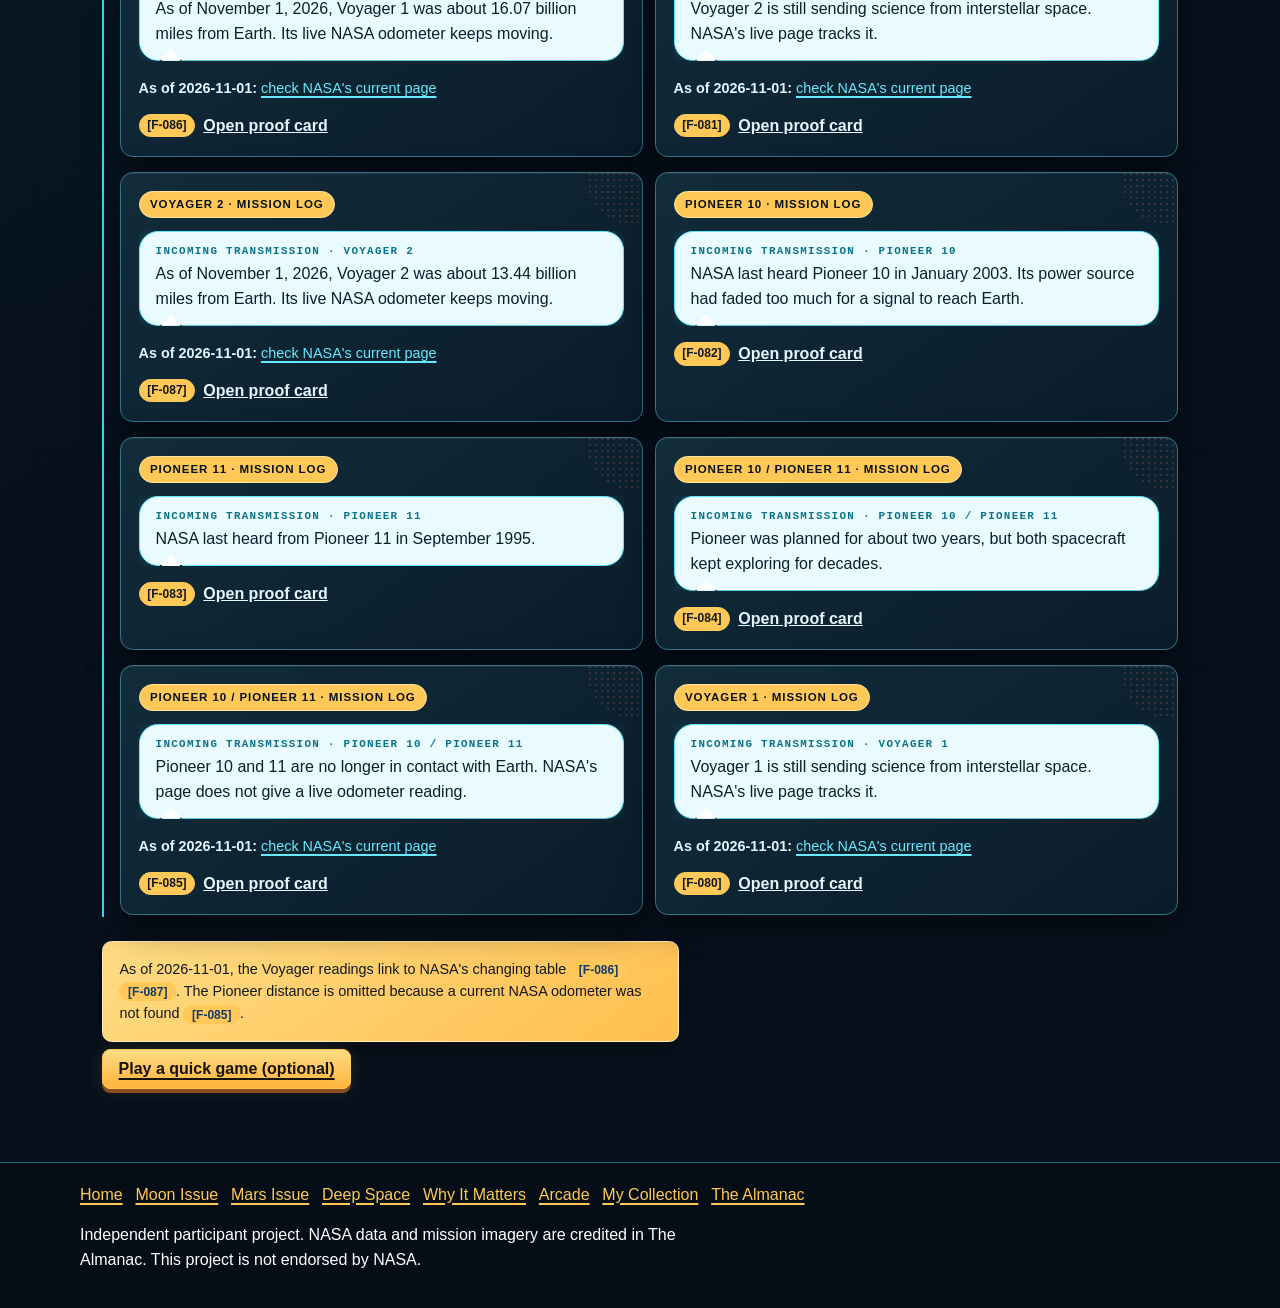
<file: deep-space.html>
<!doctype html>
<html lang="en"><head><meta charset="utf-8"><meta name="viewport" content="width=device-width,initial-scale=1"><meta name="theme-color" content="#111a36"><title>Deep Space Issue — Abandoned but Not Forgotten!</title><link rel="stylesheet" href="styles.css"><script type="module" src="js/app.js"></script></head><body data-page="deep_space"><a class="skip-link" href="#main">Skip to story</a><header id="site-header"></header><main id="main" tabindex="-1"></main><footer id="site-footer"></footer></body></html>
</file>
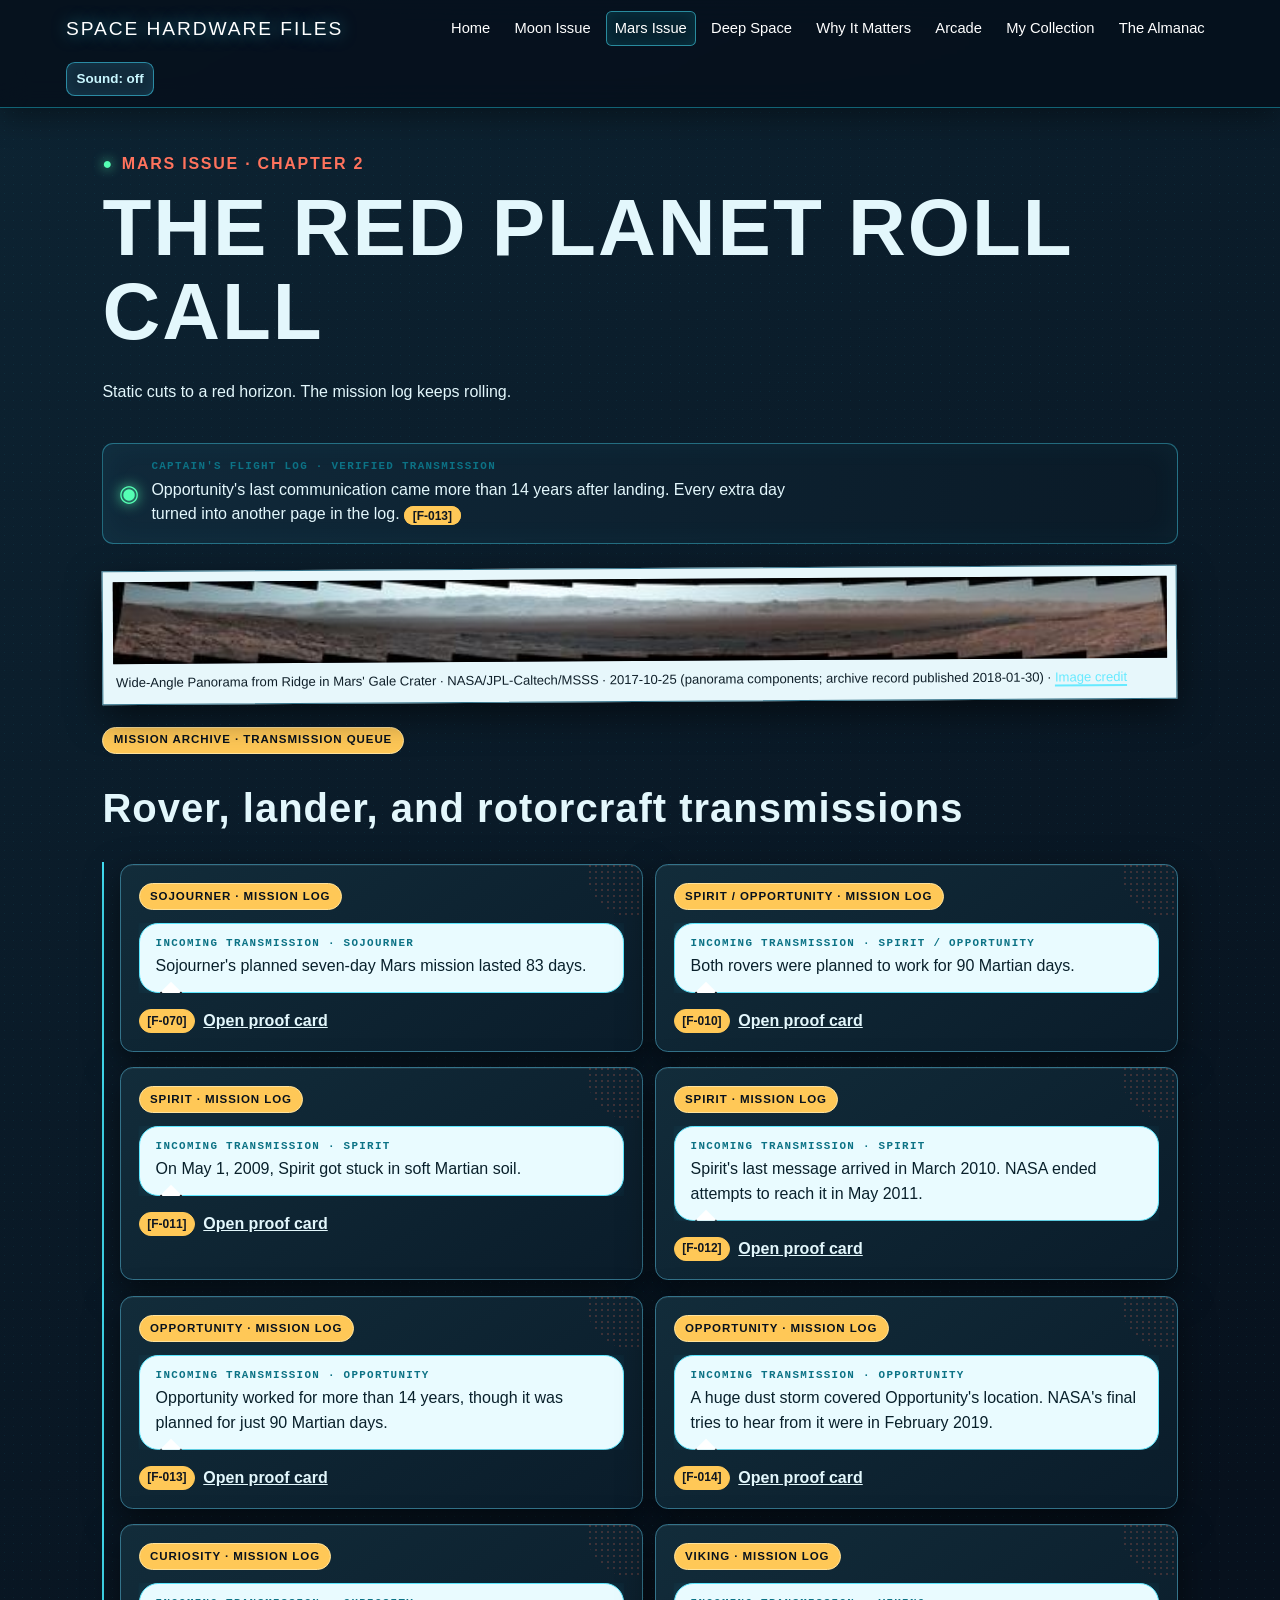
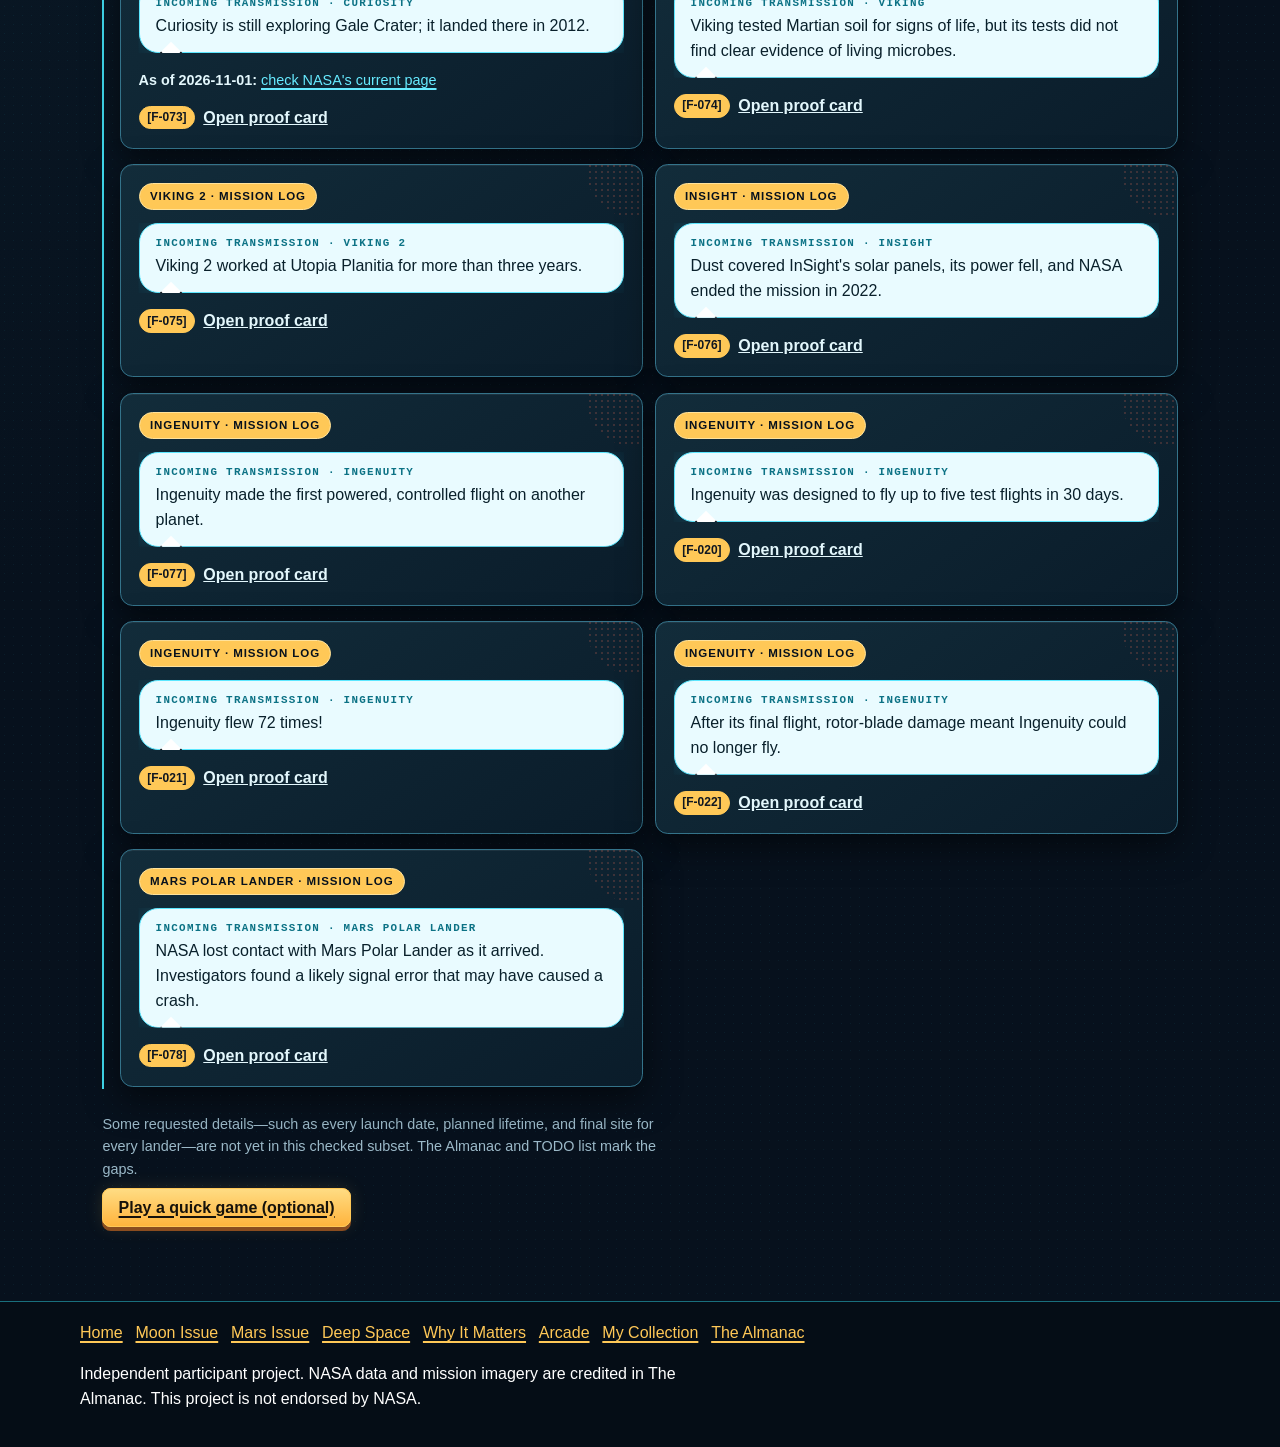
<file: mars.html>
<!doctype html>
<html lang="en"><head><meta charset="utf-8"><meta name="viewport" content="width=device-width,initial-scale=1"><meta name="theme-color" content="#111a36"><title>Mars Issue — Abandoned but Not Forgotten!</title><link rel="stylesheet" href="styles.css"><script type="module" src="js/app.js"></script></head><body data-page="mars"><a class="skip-link" href="#main">Skip to story</a><header id="site-header"></header><main id="main" tabindex="-1"></main><footer id="site-footer"></footer></body></html>
</file>
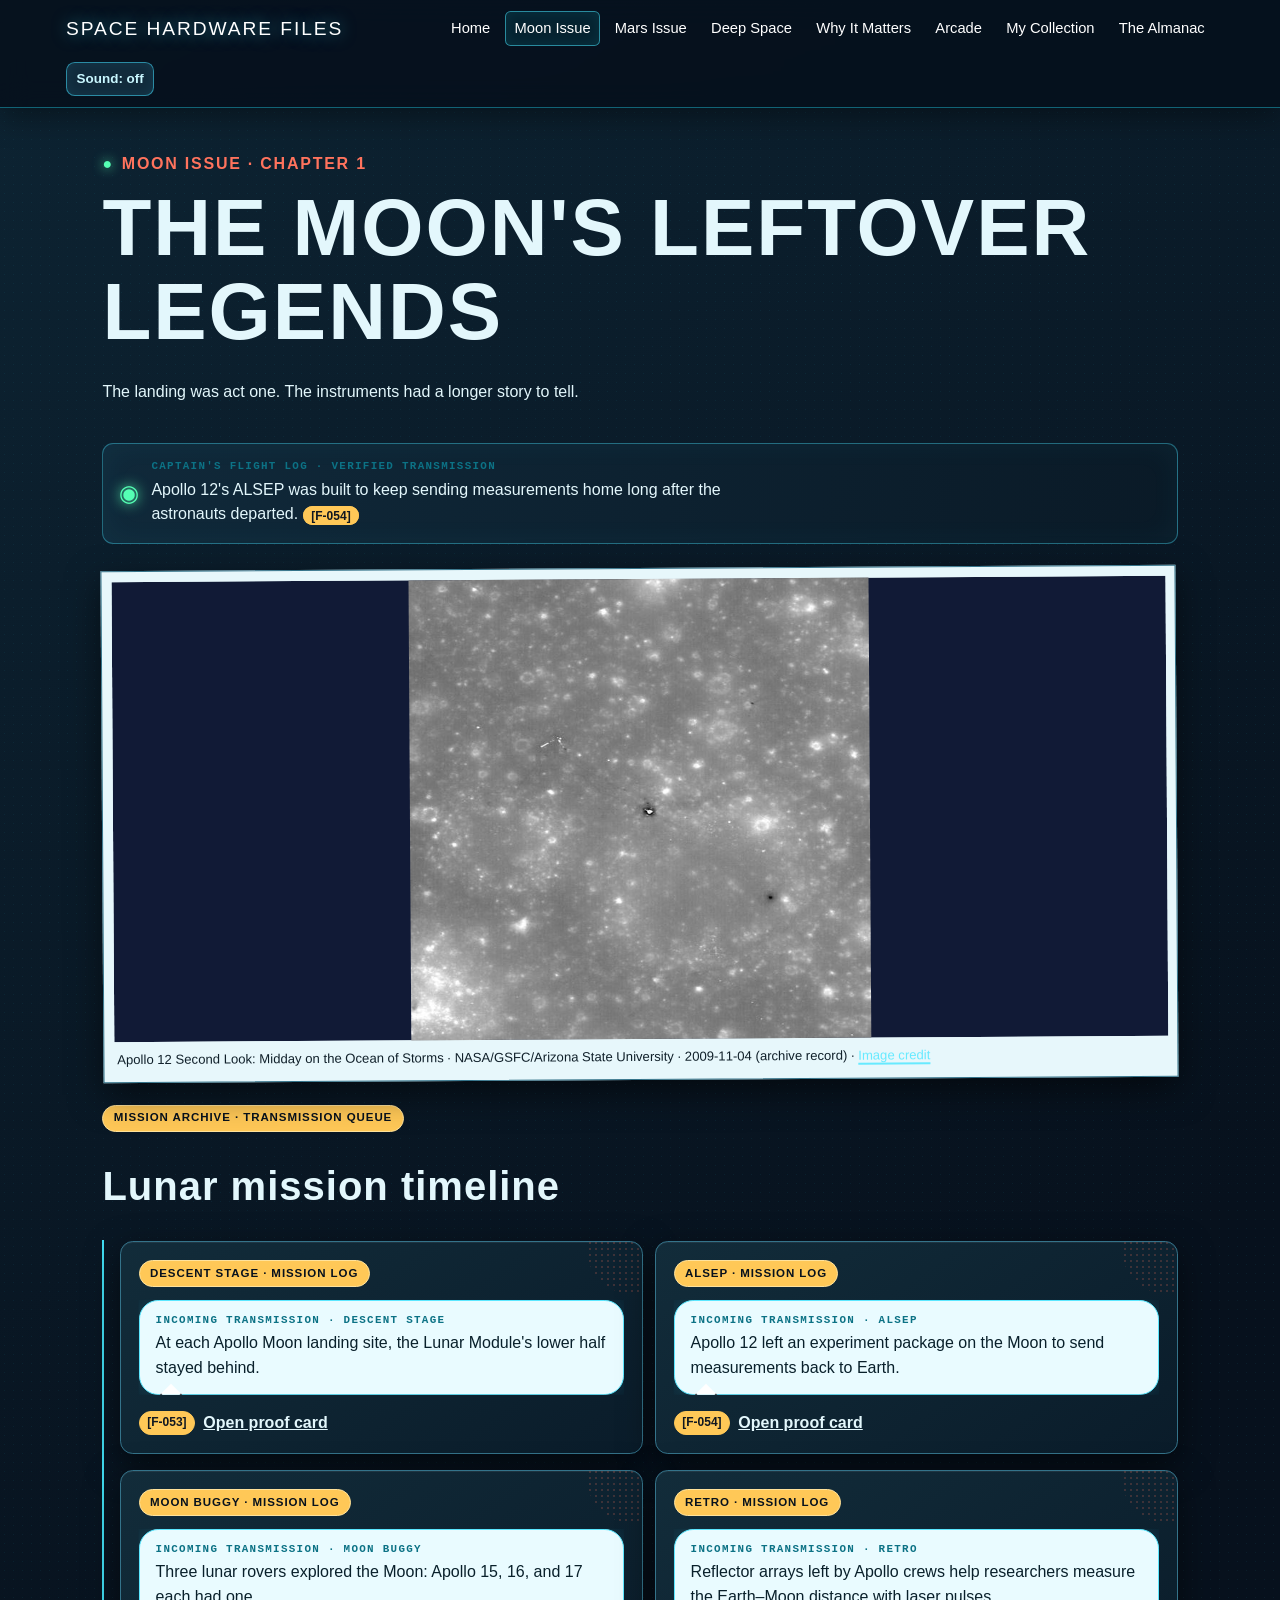
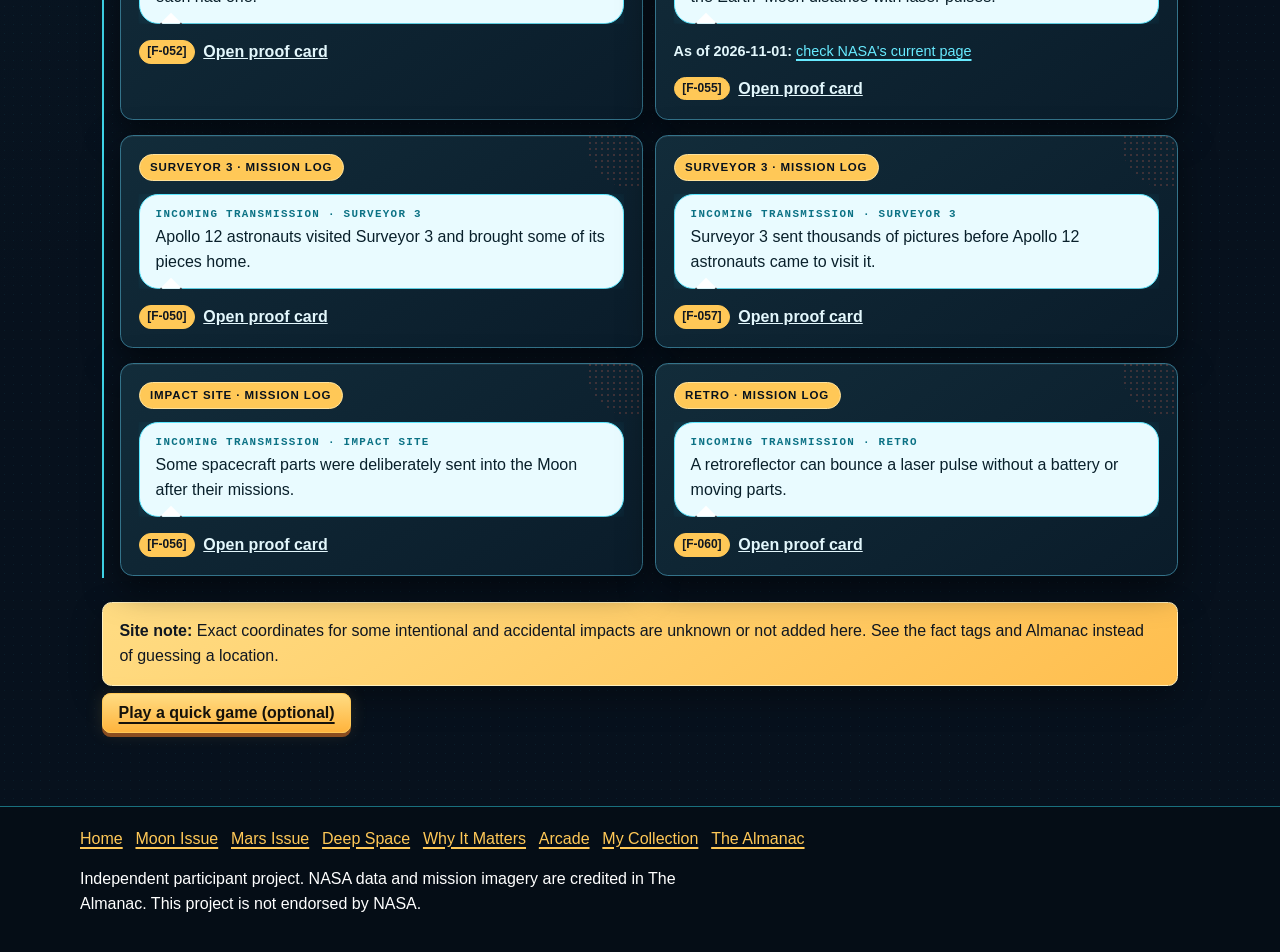
<file: moon.html>
<!doctype html>
<html lang="en"><head><meta charset="utf-8"><meta name="viewport" content="width=device-width,initial-scale=1"><meta name="theme-color" content="#111a36"><title>Moon Issue — Abandoned but Not Forgotten!</title><link rel="stylesheet" href="styles.css"><script type="module" src="js/app.js"></script></head><body data-page="moon"><a class="skip-link" href="#main">Skip to story</a><header id="site-header"></header><main id="main" tabindex="-1"></main><footer id="site-footer"></footer></body></html>
</file>
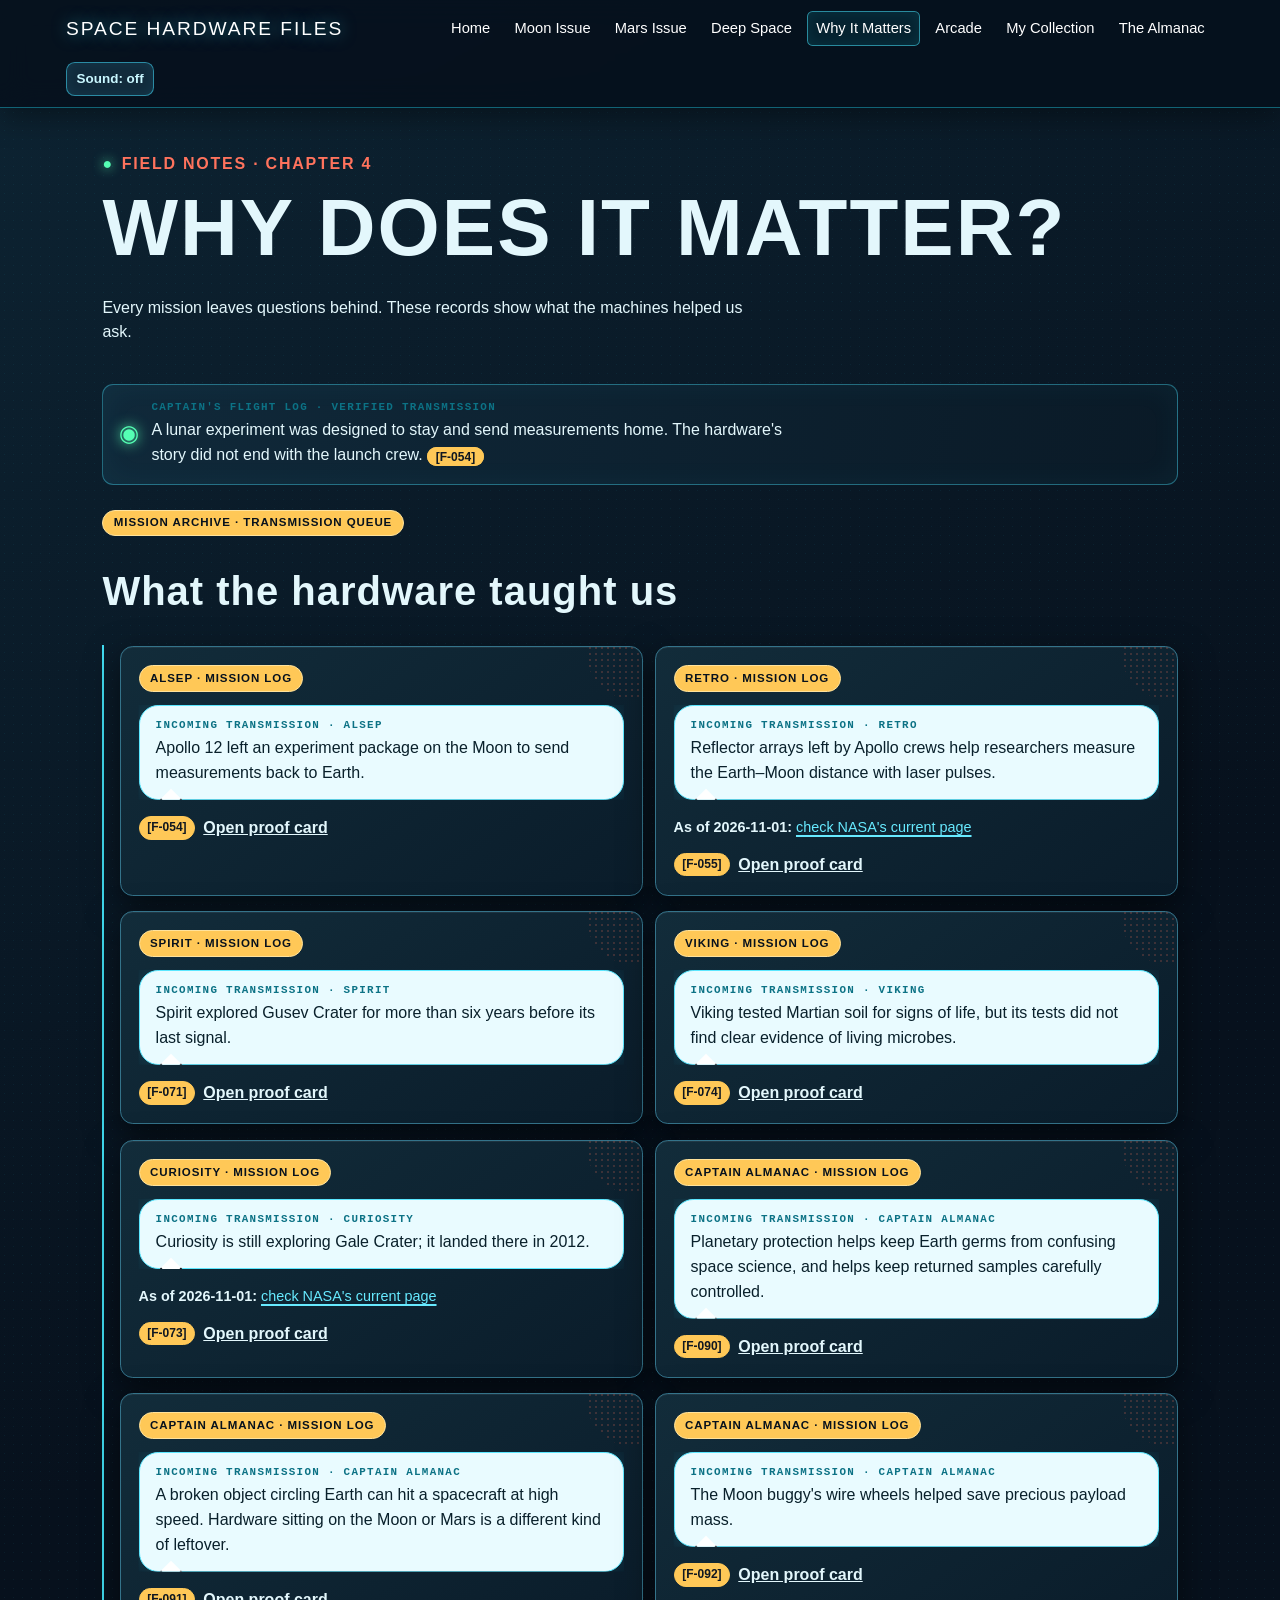
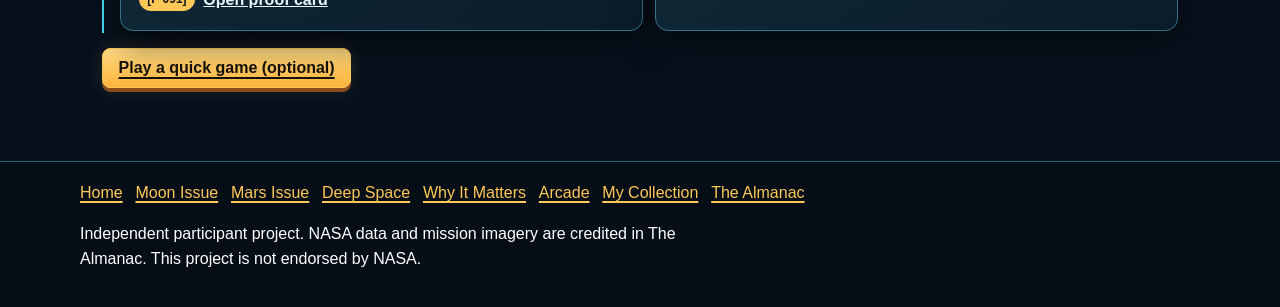
<file: why.html>
<!doctype html>
<html lang="en"><head><meta charset="utf-8"><meta name="viewport" content="width=device-width,initial-scale=1"><meta name="theme-color" content="#111a36"><title>Why Does It Matter? — Abandoned but Not Forgotten!</title><link rel="stylesheet" href="styles.css"><script type="module" src="js/app.js"></script></head><body data-page="why"><a class="skip-link" href="#main">Skip to story</a><header id="site-header"></header><main id="main" tabindex="-1"></main><footer id="site-footer"></footer></body></html>
</file>
<file: styles.css>
:root {
  color-scheme: light;
  --navy: #07111d;
  --navy-2: #112a3b;
  --red: #ff735d;
  --yellow: #ffc857;
  --cream: #081623;
  --paper: #f5e7c8;
  --ink: #020810;
  --muted: #9bb9c8;
  --line: 1px solid #34738a;
  --shadow: 0 12px 34px #0008, inset 0 1px #ffffff10;
  font-family: "Comic Neue", "Comic Sans MS", "Trebuchet MS", sans-serif;
  background: var(--cream);
  color: #e3f7fc;
}
* { box-sizing: border-box; }
html { scroll-behavior: smooth; }
body {
  margin: 0;
  min-width: 320px;
  background-color: var(--cream);
  background-image: radial-gradient(#31cbe611 .7px, transparent .8px), linear-gradient(150deg,#0d2433,#07111d 58%);
  background-size: 9px 9px, auto;
  line-height: 1.55;
}
a { color: #67eaff; text-decoration-thickness: 2px; text-underline-offset: 3px; }
a:hover { color: #ffd166; }
button, input, select { font: inherit; }
button, .button {
  border: 1px solid #ffc857; border-radius: .55rem; background: linear-gradient(180deg,#ffdc83,#ffb43d); color: #16120b;
  font-weight: 900; padding: .65rem .95rem; box-shadow: 0 4px 0 #8b4d1f, 0 0 18px #ffc85722; cursor: pointer;
}
button:hover, .button:hover { transform: translate(-1px,-1px); box-shadow: 4px 4px 0 var(--ink); }
button:active, .button:active { transform: translate(2px,2px); box-shadow: 1px 1px 0 var(--ink); }
:focus-visible { outline: 4px solid #2261c9; outline-offset: 3px; }
.skip-link { position: fixed; top: -5rem; left: .5rem; z-index: 20; background: white; padding: .7rem; }
.skip-link:focus { top: .5rem; }
#site-header { position: sticky; top: 0; z-index: 5; background: #06111dea; color: white; border-bottom: 1px solid #25dff766; box-shadow: 0 8px 28px #0006; backdrop-filter: blur(14px); }
.topbar { max-width: 1180px; margin: auto; padding: .7rem 1rem; display: flex; align-items: center; gap: 1rem; justify-content: space-between; flex-wrap: wrap; }
.brand { color: white; font-family: Impact, Haettenschweiler, "Arial Narrow Bold", sans-serif; letter-spacing: .1em; font-size: 1.2rem; text-decoration: none; text-shadow: 0 0 16px #4be7ff88; }
.nav-links { display: flex; align-items: center; gap: .35rem; flex-wrap: wrap; }
.nav-links a { color: white; text-decoration: none; padding: .32rem .52rem; border: 1px solid transparent; border-radius: .35rem; font-size: .92rem; }
.nav-links a:hover, .nav-links a[aria-current="page"] { border-color: #48e6ff88; background: #1ae1ff16; box-shadow: inset 0 0 14px #34e3ff13; }
.sound-toggle { padding: .35rem .6rem; font-size: .84rem; background: #122b3c; border-color: #42dfff88; color: #c9f7ff; box-shadow: inset 0 0 12px #31dfff14; }
main { max-width: 1120px; margin: auto; padding: 1.1rem; min-height: 70vh; }
.page-heading { display: flex; flex-direction: column; gap: .6rem; margin: .7rem 0 1.4rem; }
.page-heading .eyebrow::before { content: "●"; color: #55ffb4; margin-right: .5rem; text-shadow: 0 0 12px #55ffb4; }
h1, h2, h3, .comic-title { font-family: Impact, Haettenschweiler, "Arial Narrow Bold", sans-serif; letter-spacing: .025em; line-height: 1.05; }
h1 { font-size: clamp(2.4rem, 8vw, 5rem); margin: 0; text-transform: uppercase; }
h2 { font-size: clamp(1.6rem, 4vw, 2.5rem); }
h3 { font-size: 1.45rem; }
p { max-width: 72ch; }
.eyebrow { font-weight: 900; color: var(--red); text-transform: uppercase; letter-spacing: .11em; }
.hero { position: relative; overflow: hidden; color: white; background: linear-gradient(130deg,#0d2b3b,#06111d 62%,#142237); border: 1px solid #45dffb99; border-radius: 1rem; padding: clamp(1.2rem, 5vw, 3.8rem); box-shadow: 0 0 0 1px #0e3342, 0 20px 60px #0009, inset 0 0 44px #13daf71a; isolation: isolate; }
.hero::before { content: ""; position: absolute; z-index: -1; inset: 0 0 0 52%; opacity: .52; background: radial-gradient(var(--yellow) 1.1px, transparent 1.2px); background-size: 8px 8px; transform: skew(-10deg); }
.hero::after { content: "✦"; position: absolute; right: 9%; top: 10%; color: var(--yellow); font-size: clamp(4rem, 13vw, 9rem); transform: rotate(13deg); text-shadow: 3px 3px var(--red); }
.hero h1 { position: relative; max-width: 760px; color: #d9faff; text-shadow: 0 0 26px #36dcff66; }
.hero p { position: relative; font-size: 1.15rem; max-width: 55ch; }
.sfx { display: inline-block; font-family: Impact, sans-serif; color: var(--red); background: var(--yellow); border: 3px solid var(--ink); padding: .15rem .6rem; transform: rotate(-7deg); box-shadow: 3px 3px var(--ink); }
.panel-grid { display: grid; gap: 1rem; margin: 1.4rem 0; }
.panel { position: relative; border: var(--line); border-radius: .8rem; background: linear-gradient(145deg,#122c3a,#0a1c2a); color: #e3f7fc; padding: 1.1rem; box-shadow: var(--shadow); overflow: hidden; }
.panel::after { content: ""; position: absolute; width: 90px; height: 90px; top: -38px; right: -35px; border-radius: 50%; background: radial-gradient(var(--red) .8px, transparent 1px); background-size: 6px 6px; opacity: .2; pointer-events: none; }
.panel:nth-child(3n+1) { transform: rotate(-.5deg); }
.panel:nth-child(3n+2) { transform: rotate(.45deg); }
.panel-link { display: block; color: inherit; text-decoration: none; min-height: 155px; }
.panel-link:hover h2 { color: var(--red); }
.panel-link h2 { margin-top: .25rem; }
.comic-caption { display: inline-block; color: #07111d; background: var(--yellow); border: 1px solid #ffe29b; border-radius: 99px; padding: .22rem .65rem; font-weight: 900; text-transform: uppercase; font-size: .72rem; letter-spacing: .08em; }
.issue-card { margin: 1.15rem 0; }
.issue-card:not(.panel-visible) { opacity: 0; transform: translateY(18px) rotate(-.4deg); }
.issue-card.panel-visible { animation: panel-pop .42s cubic-bezier(.2,.8,.2,1) both; }
@keyframes panel-pop { from { opacity: 0; transform: translateY(18px) rotate(-.4deg) scale(.98); } to { opacity: 1; transform: translateY(0) rotate(0) scale(1); } }
.issue-card h2 { margin: .55rem 0; }
.speech { position: relative; max-width: 70ch; padding: .8rem 1rem; margin: .8rem 0 1rem; color: #09202b; background: #e9fbff; border: 1px solid #5ce7ff; border-radius: 1.2rem; box-shadow: 0 0 20px #31dfff24; }
.issue-card.panel-visible .speech { animation: bubble-type .7s steps(18, end) both; }
@keyframes bubble-type { from { clip-path: inset(0 100% 0 0); } to { clip-path: inset(0 0 0 0); } }
.speech::after { content: ""; position: absolute; width: 14px; height: 14px; bottom: -9px; left: 23px; background: white; border-right: 2px solid var(--ink); border-bottom: 2px solid var(--ink); transform: rotate(45deg); }
.fact-line { display: flex; align-items: flex-start; gap: .5rem; flex-wrap: wrap; }
.fact-tag { font-size: .75rem; white-space: nowrap; font-weight: 900; border: 1px solid #ffc857; border-radius: 99px; padding: .1rem .48rem; background: #ffc857; text-decoration: none; color: #101721; }
.fact-tag:hover { background: #fff; color: var(--red); }
.source-links { font-size: .9rem; }
.source-links ul { padding-left: 1.2rem; }
.timeline { display: grid; gap: .75rem; border-left: 2px solid #42dff4; padding-left: 1rem; margin: 1rem 0 1.5rem; }
.timeline .panel { margin: .1rem 0; }
.callout { color: #101721; background: linear-gradient(145deg,#ffdc83,#ffbe4e); border: 1px solid #fff0bd; box-shadow: 0 12px 32px #0005; padding: 1rem; border-radius: .6rem; }
.hint { display: inline-block; color: #dffaff; background: #102839; border: 1px dashed #50ddf6; padding: .45rem .65rem; border-radius: .5rem; }
#site-footer { margin-top: 2rem; color: white; background: #050d16; border-top: 1px solid #30dff377; padding: 1.2rem; }
.footer-inner { max-width: 1120px; margin: auto; }
.footer-links { display: flex; flex-wrap: wrap; gap: .8rem; }
.footer-links a { color: var(--yellow); }
.collectible-lane { display: flex; align-items: center; min-height: 52px; padding: .2rem .7rem; grid-column: 1 / -1; }
.collectible-lane.lane-left { justify-content: flex-start; }
.collectible-lane.lane-right { justify-content: flex-end; }
.collectible-orb { width: 42px; height: 42px; display: grid; place-items: center; padding: 0; border: 1px solid #e9fcff; border-radius: 50%; color: #07111d; background: radial-gradient(circle at 30% 25%,#fff 0 5%,transparent 7%),var(--orb); box-shadow: 0 0 10px var(--orb),0 0 22px #39dcff55; font-size: 1.6rem; animation: orb-arrive .42s cubic-bezier(.2,.8,.2,1), orb-float 2.2s ease-in-out infinite alternate; }
.collectible-orb:hover,.collectible-orb.orb-hint { transform: scale(1.18); }
.collectible-orb.collected { animation: pop .22s ease-out forwards; }
@keyframes orb-arrive { from { opacity: 0; scale: .2; } to { opacity: 1; scale: 1; } }
@keyframes orb-float { to { translate: 0 -7px; } }
@keyframes pop { 50%{transform:scale(1.8);opacity:.6} }
.album-grid { display: grid; gap: .8rem; grid-template-columns: repeat(auto-fit,minmax(145px,1fr)); margin: 1.25rem 0; }
.planet-card { min-height: 220px; background: linear-gradient(145deg,#122b39,#0a1a27); color: #e0f6fc; border: var(--line); border-radius: .7rem; padding: .8rem; box-shadow: var(--shadow); }
.planet-orb { width: 58px; height: 58px; border-radius: 50%; margin: .2rem auto .8rem; border: 2px solid var(--ink); background: radial-gradient(circle at 32% 28%,#fff8 0 3%,transparent 4%),var(--orb,#b56b52); box-shadow: inset -8px -9px 10px #0005, 2px 2px 0 #000; }
.planet-card h3 { text-align: center; margin: .3rem 0; }
.planet-card p { font-size: .86rem; margin: .35rem 0; }
.planet-card.locked { background: #0c1b25; color: #8ba2ad; filter: grayscale(1); }
.progress-track { height: 1.2rem; background: #07111d; border: 1px solid #4adbf4; border-radius: 20px; overflow: hidden; }
.progress-fill { display: block; height: 100%; background: var(--yellow); transition: width .35s ease; }
.certificate { display: none; color: #111827; background: #fff8e8; border: 7px double var(--red); text-align: center; padding: 2rem; margin: 1rem auto; max-width: 700px; }
.certificate.visible { display: block; }
.certificate-controls { display: grid; gap: .45rem; max-width: 420px; margin: 1rem auto; }
.certificate-controls label { color: var(--cyan); font-weight: 800; }
.certificate-controls input { min-height: 44px; padding: .65rem .8rem; border: 2px solid var(--cyan); border-radius: .4rem; background: #0b1c28; color: var(--white); font: inherit; }
.certificate-controls p { margin: 0; color: var(--muted); font-size: .9rem; }
.almanac { color: #211b12; background: var(--paper); border: 7px double #50381e; padding: 1rem; font-family: Georgia, "Times New Roman", serif; box-shadow: 5px 6px 0 #654b2d; }
.almanac h1,.almanac h2,.almanac h3 { font-family: Georgia, "Times New Roman", serif; }
.almanac a { color: #164a63; }
.almanac a:hover { color: #972b1e; }
.almanac-tools { display: grid; gap: .6rem; margin: 1rem 0; }
.almanac-tools input,.almanac-tools select { min-height: 42px; padding: .45rem; border: 2px solid #50381e; background: #fff9e9; color: #211b12; }
.almanac-columns { display: grid; gap: 1rem; }
.source-entry { border-top: 2px solid #8b6a3c; padding: .8rem 0; scroll-margin-top: 6rem; overflow-wrap: anywhere; }
.source-entry h3 { margin: .1rem 0 .4rem; }
.fact-entry { border-top: 1px dashed #8b6a3c; padding: .65rem 0; scroll-margin-top: 6rem; }
.fact-entry p { margin: .3rem 0; }
.archive-note { font-size: .9rem; color: var(--muted); }
.archive-photo { margin: 1rem 0 1.5rem; padding: .6rem; color: #10202a; background: #e7f7fb; border: var(--line); box-shadow: var(--shadow); transform: rotate(-.35deg); }
.archive-photo img { display: block; width: 100%; max-height: 460px; object-fit: contain; background: #111a36; }
.archive-photo figcaption { padding: .55rem .2rem .1rem; font-size: .82rem; }
.game { background: linear-gradient(145deg,#102838,#07121e); color: #e3f7fc; border: 1px solid #3bcde9; border-radius: .9rem; padding: clamp(1rem,3vw,1.6rem); margin: 1rem 0; box-shadow: 0 0 0 1px #163c4b,0 18px 42px #0008,inset 0 0 36px #1cbddb0c; }
.game h2,.game h3 { color: var(--yellow); }
.game button { margin: .25rem; }
.game select { min-height: 42px; padding: .45rem; }
.answer { min-height: 2rem; font-weight: 900; }
.toast { position: fixed; z-index: 10; bottom: 1rem; right: 1rem; max-width: 280px; color: #101721; background: var(--yellow); border: 1px solid #fff0bd; border-radius: .6rem; padding: .7rem; box-shadow: var(--shadow); }
.hidden { display: none !important; }
.illustration-note { font-size: .78rem; color: var(--muted); font-style: italic; }
.sr-only { position: absolute; width: 1px; height: 1px; padding: 0; margin: -1px; overflow: hidden; clip: rect(0,0,0,0); white-space: nowrap; border: 0; }
.proof summary { display: inline-block; cursor: pointer; font-weight: 900; text-decoration: underline; }
.proof .source-links { color: #09202b; border: 1px dashed var(--navy); padding: .5rem; margin-top: .4rem; background: #e9fbff; }
.as-of { font-size: .9rem; }
.match-row { display: inline-block; margin: .4rem 0; }
.callout a { color: #153c69; }
.transmission-label { display: block; margin: 0 0 .3rem; color: #0c7285; font: 900 .68rem/1.2 ui-monospace,monospace; letter-spacing: .12em; text-transform: uppercase; }
.dispatch { display: grid; grid-template-columns: auto 1fr; gap: .75rem; align-items: center; margin: 1rem 0 1.5rem; padding: 1rem; border: 1px solid #46dffa66; border-radius: .7rem; background: linear-gradient(100deg,#10293a,#0a1a27); box-shadow: inset 0 0 30px #32ddf40d; }
.dispatch-mark { color: #55ffb4; font-size: 1.45rem; text-shadow: 0 0 14px #55ffb4; }
.dispatch p { margin: 0; }
.console-heading { display: flex; align-items: flex-start; justify-content: space-between; gap: 1rem; }
.console-heading h2 { margin: .35rem 0; }
.flight-readout { min-width: 94px; padding: .55rem .7rem; border: 1px solid #46dffa55; border-radius: .55rem; color: #75eeff; background: #04111b; text-align: right; box-shadow: inset 0 0 18px #19dcff13; font: 800 .66rem/1.4 ui-monospace,monospace; letter-spacing: .12em; }
.flight-readout strong { display: block; color: #ffcf57; font-size: 1.45rem; letter-spacing: .05em; }
#shooter-canvas { display: block; width: 100%; max-width: 720px; height: auto; margin: .8rem auto; border: 1px solid #38dff5; border-radius: .6rem; background: #07111d; box-shadow: inset 0 0 30px #36e5ff18,0 0 22px #28dfff18; outline-offset: 5px; }
.shooter-status { display: flex; justify-content: space-between; gap: .8rem; flex-wrap: wrap; margin: .5rem 0; color: #82edff; font: 800 .75rem/1.4 ui-monospace,monospace; letter-spacing: .07em; }
.shooter-controls { display: flex; align-items: center; flex-wrap: wrap; gap: .45rem; }
.shooter-controls button:disabled { opacity: .45; cursor: not-allowed; transform: none; }
.touch-controls { display: flex; gap: .35rem; margin-left: auto; }
.touch-controls button { min-width: 54px; min-height: 46px; touch-action: none; }
.collection-actions { display: flex; gap: .7rem; flex-wrap: wrap; margin: 1rem 0; }
.reset-collection { color: #e2f9ff; background: #10293a; border-color: #55dff5; box-shadow: inset 0 0 14px #24dff512; }
.arcade-note { padding: .8rem; border-left: 2px solid #ffca58; background: #ffffff08; }
.page-turn main { animation: page-turn-in .32s ease both; transform-origin: left center; }
@keyframes page-turn-in { from { opacity: .4; transform: perspective(900px) rotateY(-6deg); } to { opacity: 1; transform: perspective(900px) rotateY(0); } }
@media (min-width: 700px) {
  main { padding: 2rem 1.4rem; }
  .panel-grid { grid-template-columns: repeat(3,1fr); }
  .almanac-tools { grid-template-columns: 2fr 1fr 1fr; }
  .almanac-columns { grid-template-columns: 1fr 1fr; }
  .timeline { grid-template-columns: repeat(2,1fr); }
}
@media (prefers-reduced-motion: reduce) {
  *,*::before,*::after { scroll-behavior: auto !important; animation-duration: .01ms !important; animation-iteration-count: 1 !important; transition-duration: .01ms !important; }
}
@media print {
  #site-header,#site-footer,.skip-link,button,.no-print { display: none !important; }
  body { background: white; }
  main { max-width: none; padding: 0; }
  .certificate.visible { display: block; page-break-inside: avoid; }
}
</file>
